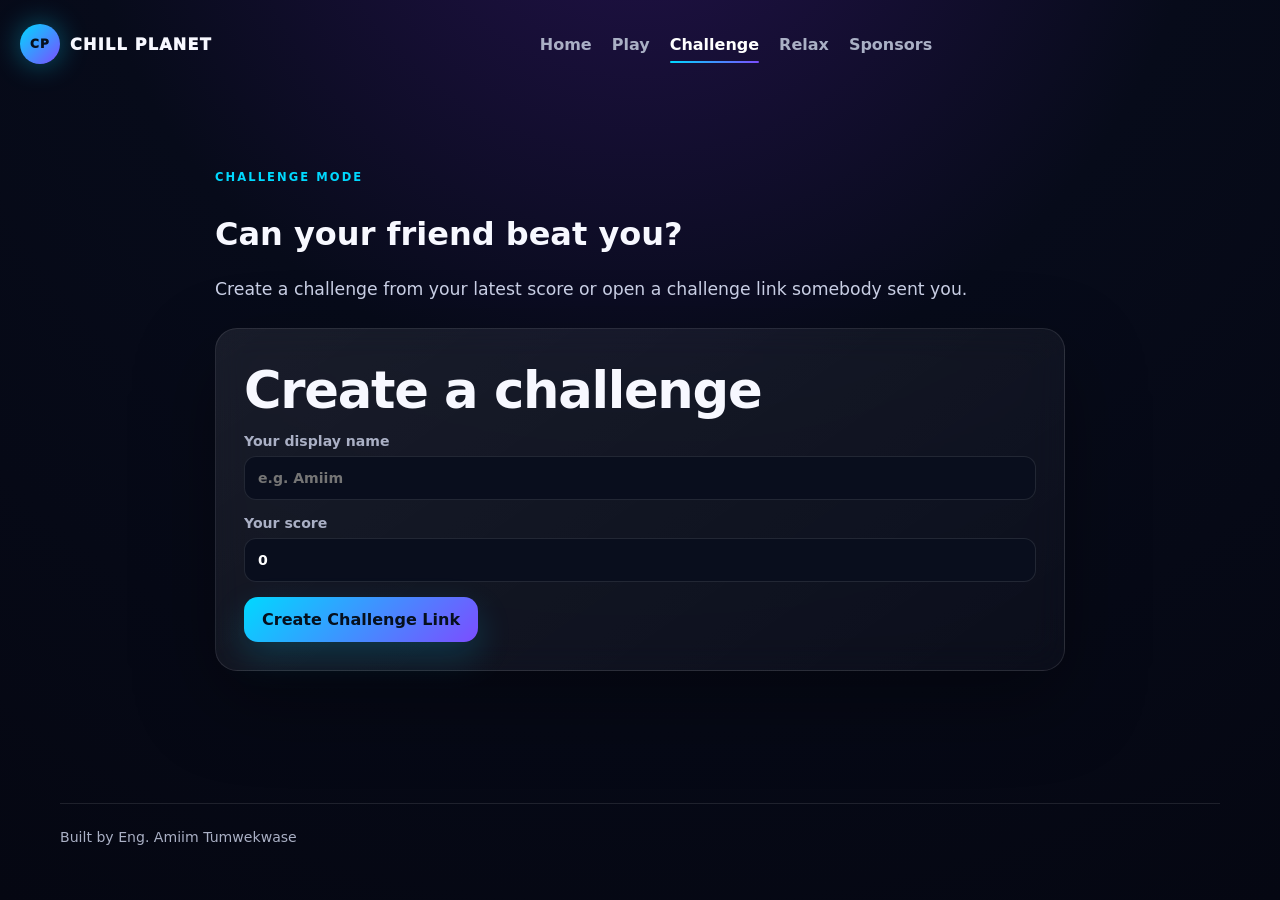
<file: challenge.html>
<!DOCTYPE html>
<html lang="en">
<head><meta charset="UTF-8"><meta name="viewport" content="width=device-width, initial-scale=1.0"><title>Challenge — Chill Planet</title><link rel="stylesheet" href="css/style.css"><link rel="stylesheet" href="css/animations.css"></head>
<body>
<header class="topbar">
  <a class="brand" href="index.html">
    <span class="brand-orb">CP</span>
    <span>CHILL PLANET</span>
  </a>

  <nav id="mainNav">
    <a href="index.html">Home</a>
    <a href="play.html">Play</a>
    <a href="challenge.html">Challenge</a>
    <a href="relax.html">Relax</a>
    <a href="sponsors.html">Sponsors</a>
  </nav>

  <div class="nav-actions">
    
    <button class="menu-toggle" id="menuToggle" aria-label="Open navigation" aria-expanded="false">☰</button>
  </div>
</header>
<main class="container section narrow">
  <span class="eyebrow">CHALLENGE MODE</span><h1>Can your friend beat you?</h1>
  <p class="lead">Create a challenge from your latest score or open a challenge link somebody sent you.</p>

  <section id="incomingChallenge" class="glass-card hidden">
    <span class="badge">INCOMING CHALLENGE</span>
    <h2 id="challengerTitle">A friend challenged you</h2>
    <p>Target score: <strong id="targetScore">0</strong>. Start a fresh round and try to beat it.</p>
    <a id="acceptChallenge" class="btn btn-primary" href="play.html">Accept Challenge</a>
  </section>

  <section class="glass-card">
    <h2>Create a challenge</h2>
    <label>Your display name<input id="challengerName" type="text" placeholder="e.g. Amiim"></label>
    <label>Your score<input id="challengeScore" type="number" min="0" value="0"></label>
    <button id="createChallengeBtn" class="btn btn-primary">Create Challenge Link</button>
    <div id="challengeOutput" class="share-output hidden">
      <label>Challenge link<input id="challengeLink" readonly></label>
      <div class="inline-actions"><button id="copyChallenge" class="btn btn-ghost">Copy Link</button><button id="shareChallenge" class="btn btn-ghost">Share</button></div>
    </div>
  </section>
</main>
<footer class="footer"><span>Built by Eng. Amiim Tumwekwase</span></footer>
<script type="module" src="js/challenge.js"></script>
<script src="js/navigation.js"></script>
</body></html>
</file>
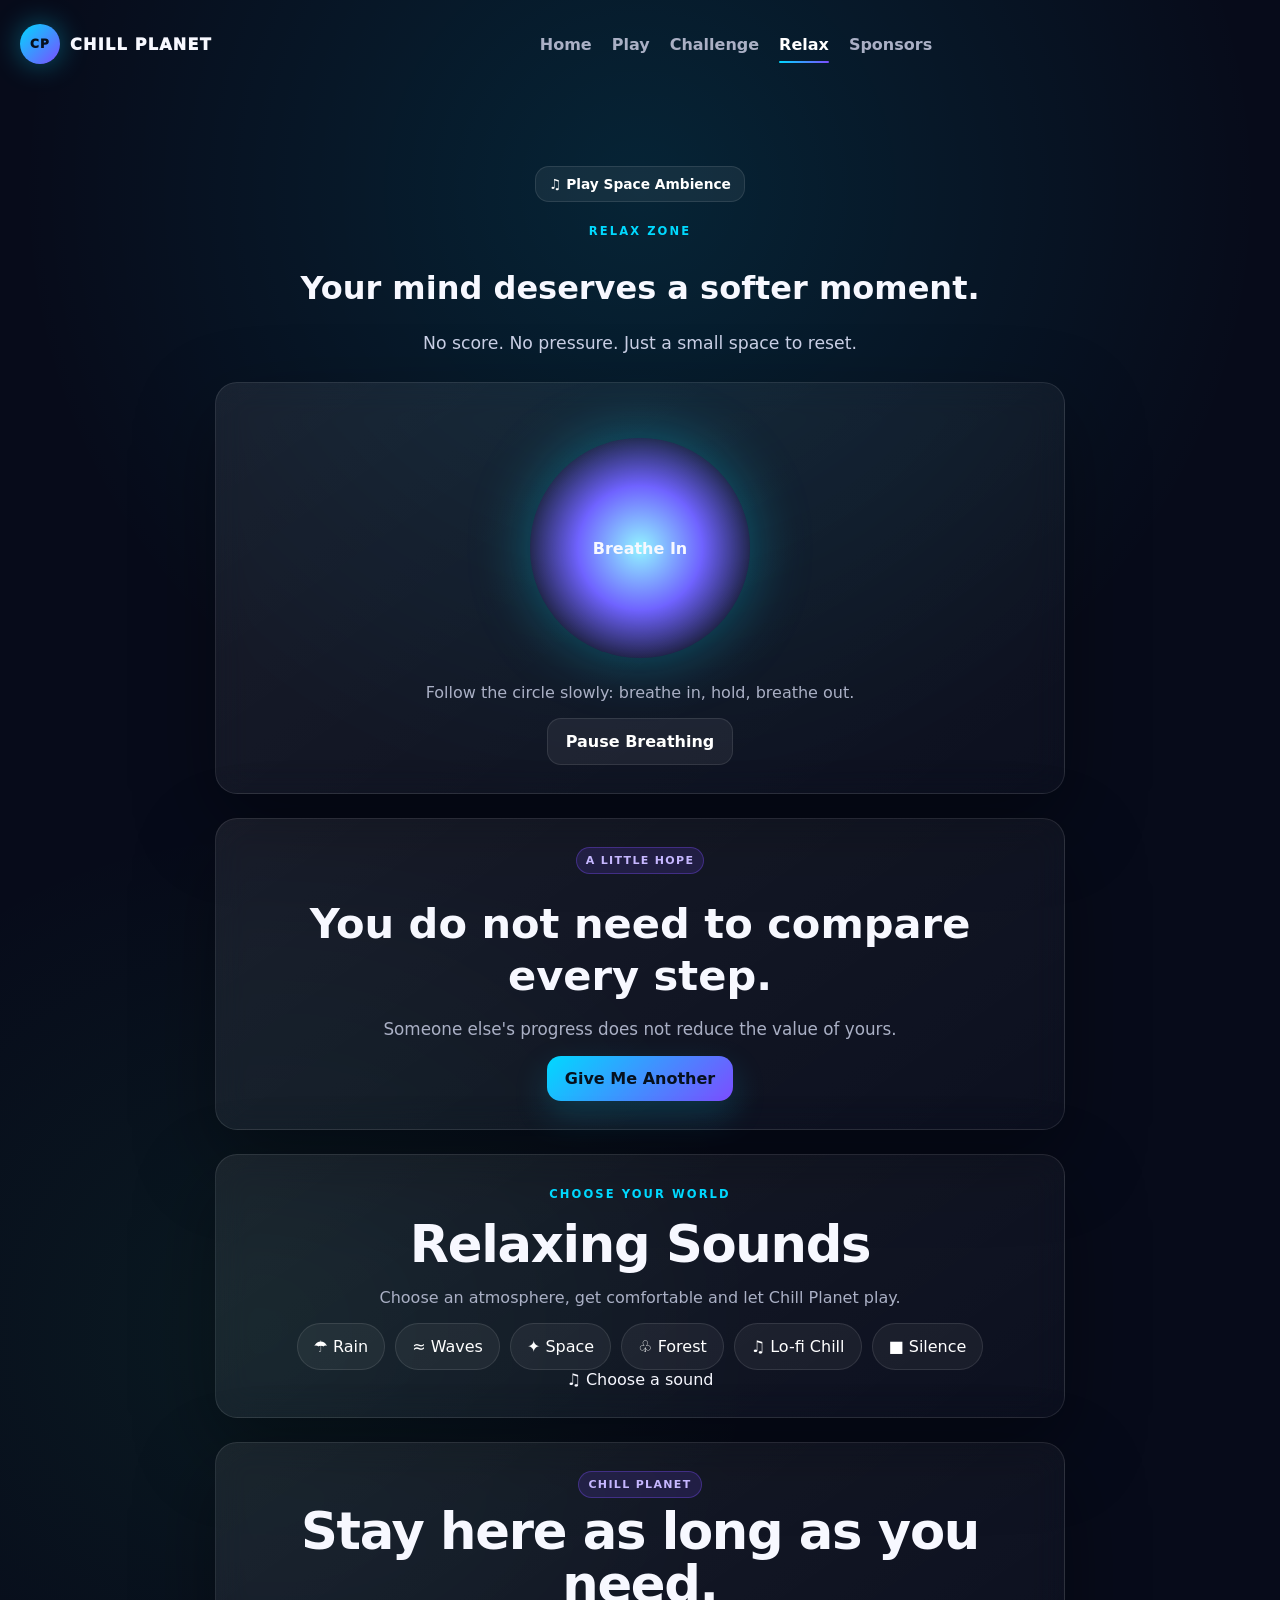
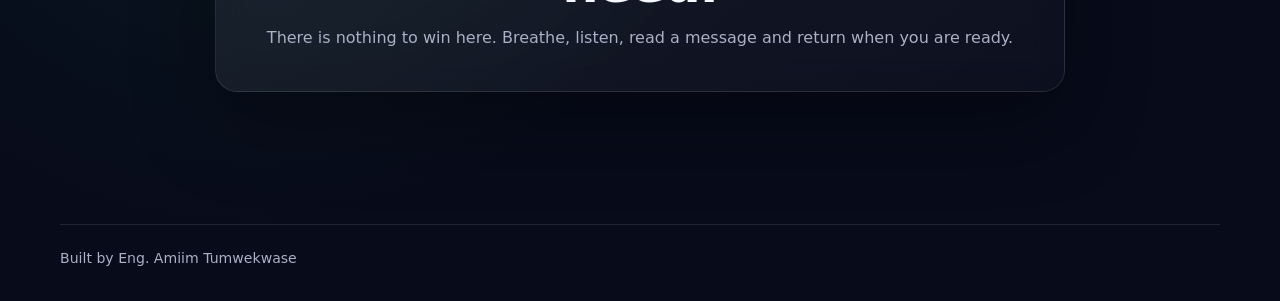
<file: relax.html>
<!DOCTYPE html>
<html lang="en">

<head>
  <meta charset="UTF-8">

  <meta
    name="viewport"
    content="width=device-width, initial-scale=1.0"
  >

  <meta
    name="theme-color"
    content="#070B1A"
  >

  <title>
    Relax — Chill Planet
  </title>

  <link
    rel="stylesheet"
    href="css/style.css"
  >

  <link
    rel="stylesheet"
    href="css/animations.css"
  >
</head>


<body class="relax-page">


<!-- ===================================================== -->
<!-- NAVIGATION -->
<!-- ===================================================== -->

<header class="topbar">

  <a
    class="brand"
    href="index.html"
  >

    <span class="brand-orb">
      CP
    </span>

    <span>
      CHILL PLANET
    </span>

  </a>


  <nav id="mainNav">

    <a href="index.html">
      Home
    </a>

    <a href="play.html">
      Play
    </a>

    <a href="challenge.html">
      Challenge
    </a>

    <a
      href="relax.html"
      class="active"
    >
      Relax
    </a>

    <a href="sponsors.html">
      Sponsors
    </a>

  </nav>


  <div class="nav-actions">

    <button
      class="menu-toggle"
      id="menuToggle"
      type="button"
      aria-label="Open navigation"
      aria-expanded="false"
    >
      ☰
    </button>

  </div>

</header>


<!-- ===================================================== -->
<!-- MAIN RELAX ZONE -->
<!-- ===================================================== -->

<main
  class="container section narrow center"
  id="relaxMain"
>


  <!-- =================================================== -->
  <!-- TOP -->
  <!-- =================================================== -->

  <div class="relax-top-actions">

    <button
      id="ambientToggle"
      class="btn btn-small btn-ghost"
      type="button"
    >
      ♫ Play Space Ambience
    </button>

  </div>


  <span class="eyebrow">
    RELAX ZONE
  </span>


  <h1>
    Your mind deserves a softer moment.
  </h1>


  <p class="lead">
    No score. No pressure. Just a small space to reset.
  </p>



  <!-- =================================================== -->
  <!-- BREATHING -->
  <!-- =================================================== -->

  <section
    class="breathing-card glass-card"
  >

    <div
      class="breathing-orb"
      id="breathingOrb"
    >

      <span id="breathingText">
        Breathe In
      </span>

    </div>


    <p class="muted">

      Follow the circle slowly:
      breathe in, hold, breathe out.

    </p>


    <button
      class="btn btn-ghost"
      id="breathingToggle"
      type="button"
    >
      Pause Breathing
    </button>

  </section>



  <!-- =================================================== -->
  <!-- HOPE / REFLECTION -->
  <!-- =================================================== -->

  <section
    class="quote-card glass-card"
  >

    <span class="badge">
      A LITTLE HOPE
    </span>


    <blockquote id="quoteText">

      You do not need to solve
      your whole life today.

    </blockquote>


    <p id="reflectionText">

      Do the next kind and useful
      thing you can manage.

    </p>


    <button
      class="btn btn-primary"
      id="anotherQuote"
      type="button"
    >
      Give Me Another
    </button>

  </section>



  <!-- =================================================== -->
  <!-- REAL RELAX AUDIO -->
  <!-- =================================================== -->

  <section
    class="sound-panel glass-card"
  >

    <span class="eyebrow">
      CHOOSE YOUR WORLD
    </span>


    <h2>
      Relaxing Sounds
    </h2>


    <p class="muted">

      Choose an atmosphere,
      get comfortable and let
      Chill Planet play.

    </p>


    <div class="sound-buttons">


      <!-- RAIN -->

      <button
        class="sound-btn"
        data-sound="rain"
        data-image="assets/images/relax/rain.jpg"
        type="button"
      >
        <span class="sound-icon">
          ☂
        </span>

        <span class="sound-name">
          Rain
        </span>
      </button>


      <!-- WAVES -->

      <button
        class="sound-btn"
        data-sound="waves"
        data-image="assets/images/relax/waves.jpg"
        type="button"
      >
        <span class="sound-icon">
          ≈
        </span>

        <span class="sound-name">
          Waves
        </span>
      </button>


      <!-- SPACE -->

      <button
        class="sound-btn"
        data-sound="space"
        data-image="assets/images/relax/space.jpg"
        type="button"
      >
        <span class="sound-icon">
          ✦
        </span>

        <span class="sound-name">
          Space
        </span>
      </button>


      <!-- FOREST -->

      <button
        class="sound-btn"
        data-sound="forest"
        data-image="assets/images/relax/forest.jpg"
        type="button"
      >
        <span class="sound-icon">
          ♧
        </span>

        <span class="sound-name">
          Forest
        </span>
      </button>


      <!-- LOFI -->

      <button
        class="sound-btn"
        data-sound="lofi"
        data-image="assets/images/relax/lofi-chill.jpg"
        type="button"
      >
        <span class="sound-icon">
          ♫
        </span>

        <span class="sound-name">
          Lo-fi Chill
        </span>
      </button>


      <!-- SILENCE -->

      <button
        class="sound-btn sound-stop"
        data-sound="off"
        type="button"
      >
        <span class="sound-icon">
          ■
        </span>

        <span class="sound-name">
          Silence
        </span>
      </button>


    </div>


    <!-- CURRENT SOUND -->

    <div
      class="current-sound"
      id="currentSound"
      aria-live="polite"
    >

      <span id="currentSoundIcon">
        ♫
      </span>

      <span id="currentSoundText">
        Choose a sound
      </span>

    </div>

  </section>



  <!-- =================================================== -->
  <!-- RELAX REMINDER -->
  <!-- =================================================== -->

  <section
    class="glass-card relax-reminder"
  >

    <span class="badge">
      CHILL PLANET
    </span>


    <h2>
      Stay here as long as you need.
    </h2>


    <p class="muted">

      There is nothing to win here.
      Breathe, listen, read a message
      and return when you are ready.

    </p>

  </section>


</main>



<!-- ===================================================== -->
<!-- FOOTER -->
<!-- ===================================================== -->

<footer class="footer">

  <span>
    Built by Eng. Amiim Tumwekwase
  </span>

</footer>



<!-- ===================================================== -->
<!-- JAVASCRIPT -->
<!-- ===================================================== -->

<script
  type="module"
  src="js/relax.js"
></script>

<script
  src="js/navigation.js"
></script>


</body>

</html>
</file>
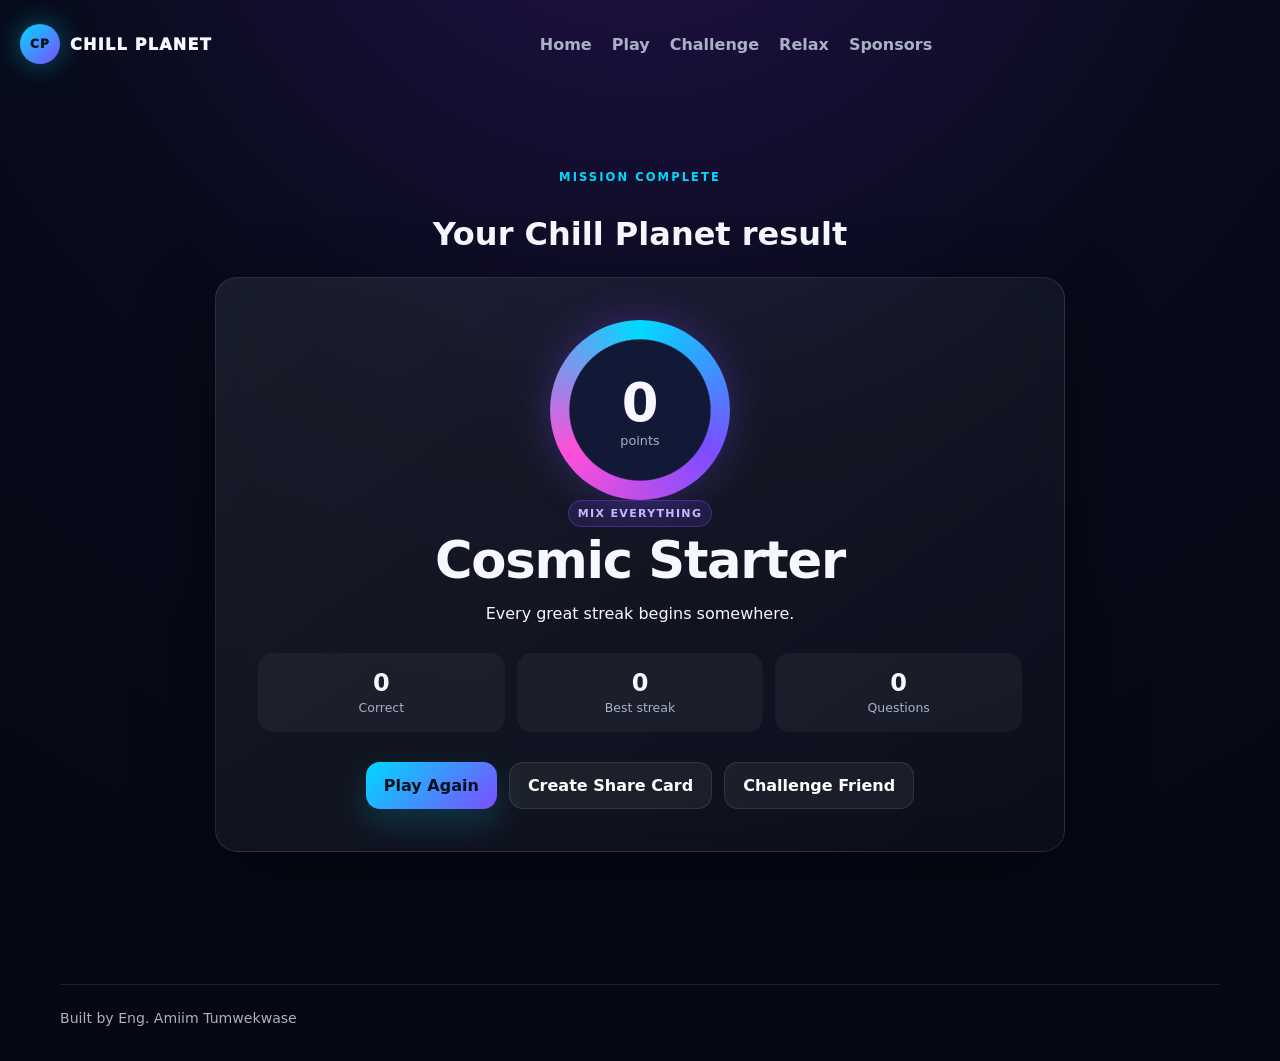
<file: results.html>
<!DOCTYPE html>
<html lang="en"><head><meta charset="UTF-8"><meta name="viewport" content="width=device-width, initial-scale=1.0"><title>Your Result — Chill Planet</title><link rel="stylesheet" href="css/style.css"></head>
<body><header class="topbar">
  <a class="brand" href="index.html">
    <span class="brand-orb">CP</span>
    <span>CHILL PLANET</span>
  </a>

  <nav id="mainNav">
    <a href="index.html">Home</a>
    <a href="play.html">Play</a>
    <a href="challenge.html">Challenge</a>
    <a href="relax.html">Relax</a>
    <a href="sponsors.html">Sponsors</a>
  </nav>

  <div class="nav-actions">
    
    <button class="menu-toggle" id="menuToggle" aria-label="Open navigation" aria-expanded="false">☰</button>
  </div>
</header>
<main class="container section narrow center">
  <span class="eyebrow">MISSION COMPLETE</span><h1>Your Chill Planet result</h1>
  <section class="result-card glass-card">
    <div class="score-ring"><strong id="finalScore">0</strong><span>points</span></div>
    <span class="badge" id="resultMode">MIX EVERYTHING</span><h2 id="badgeTitle">Cosmic Starter</h2><p id="badgeText">Every great streak begins somewhere.</p>
    <div class="result-grid"><div><b id="finalCorrect">0</b><span>Correct</span></div><div><b id="finalStreak">0</b><span>Best streak</span></div><div><b id="finalQuestions">0</b><span>Questions</span></div></div>
    <div class="inline-actions center-actions"><a class="btn btn-primary" href="play.html">Play Again</a><a class="btn btn-ghost" href="create-card.html">Create Share Card</a><a class="btn btn-ghost" href="challenge.html">Challenge Friend</a></div>
  </section>
</main><footer class="footer"><span>Built by Eng. Amiim Tumwekwase</span></footer><script type="module" src="js/results.js"></script><script src="js/navigation.js"></script>
</body></html>
</file>
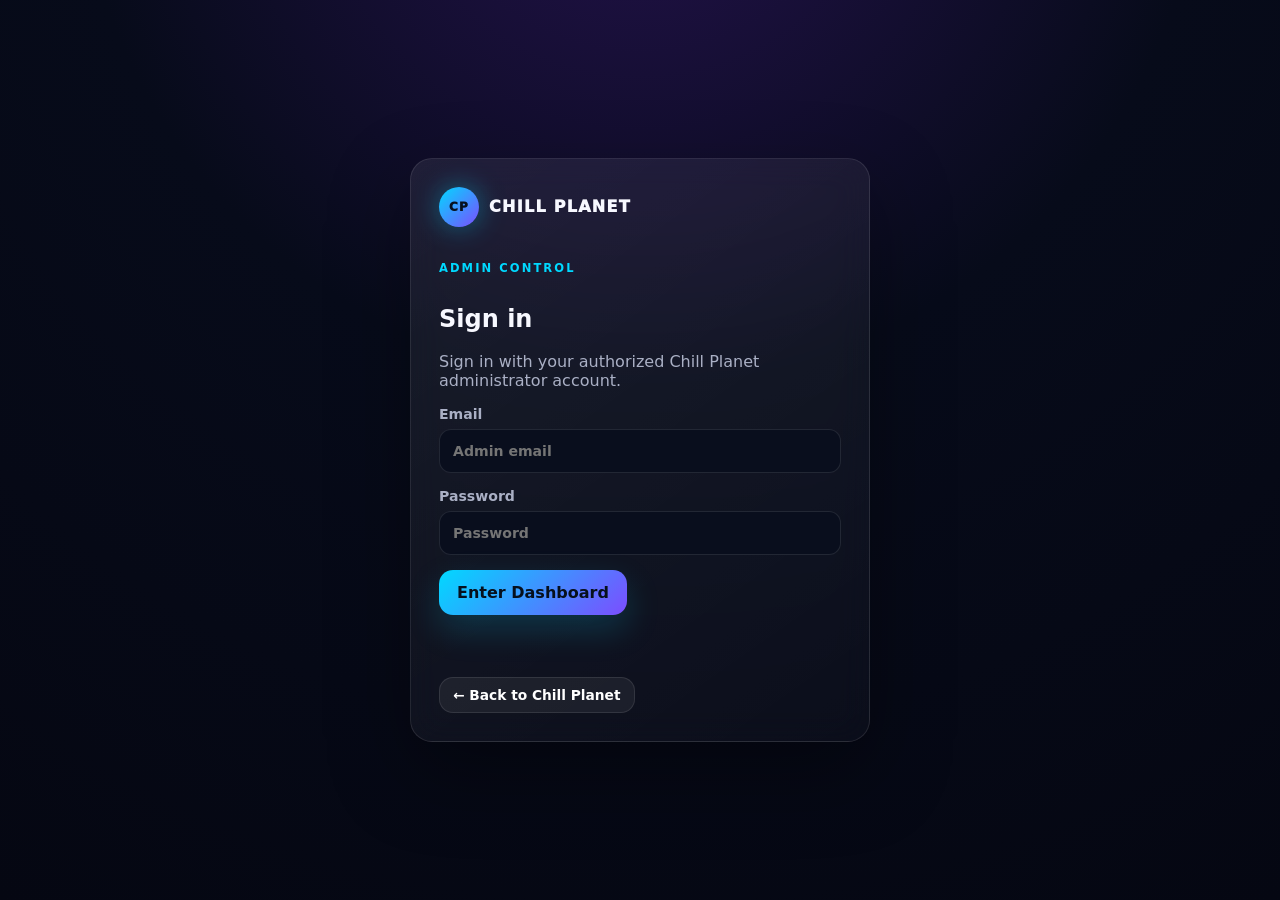
<file: admin/login.html>
<!DOCTYPE html>
<html lang="en">

<head>

  <meta charset="UTF-8">

  <meta
    name="viewport"
    content="width=device-width, initial-scale=1.0"
  >

  <title>
    Admin Login — Chill Planet
  </title>

  <link
    rel="stylesheet"
    href="../css/style.css"
  >

</head>


<body>


  <main class="auth-shell">


    <section class="glass-card auth-card">


      <!-- BRAND -->

      <a
        class="brand"
        href="../index.html"
      >

        <span class="brand-orb">
          CP
        </span>

        <span>
          CHILL PLANET
        </span>

      </a>


      <!-- HEADER -->

      <span class="eyebrow">
        ADMIN CONTROL
      </span>

      <h1>
        Sign in
      </h1>

      <p class="muted">
        Sign in with your authorized Chill Planet administrator account.
      </p>


      <!-- LOGIN FORM -->

      <form id="loginForm">


        <label>

          Email

          <input
            id="email"
            type="email"
            autocomplete="email"
            placeholder="Admin email"
            required
          >

        </label>


        <label>

          Password

          <input
            id="password"
            type="password"
            autocomplete="current-password"
            placeholder="Password"
            required
          >

        </label>


        <button
          class="btn btn-primary"
          type="submit"
        >
          Enter Dashboard
        </button>


      </form>


      <!-- LOGIN MESSAGE -->

      <p
        id="loginMessage"
        class="feedback"
        aria-live="polite"
      ></p>


      <!-- BACK HOME -->

      <div
        class="inline-actions"
        style="margin-top: 18px;"
      >

        <a
          href="../index.html"
          class="btn btn-small btn-ghost"
        >
          ← Back to Chill Planet
        </a>

      </div>


    </section>


  </main>


  <!-- CACHE-BUSTED ADMIN LOGIN SCRIPT -->

  <script
    type="module"
    src="../js/auth.js"
  ></script>


</body>

</html>
</file>
<file: css/style.css>
/* =========================================================
   CHILL PLANET
   MAIN GLOBAL STYLESHEET
   Animations are kept separately in css/animations.css
   ========================================================= */

/* =========================================================
   1. ROOT VARIABLES
   ========================================================= */

:root {
  --bg: #070B1A;
  --bg-deep: #040711;
  --deep: #24124D;

  --violet: #7C4DFF;
  --violet-soft: #A58BFF;

  --cyan: #00D9FF;
  --cyan-soft: #8BF1FF;

  --pink: #FF4FD8;
  --gold: #FFD166;
  --green: #39E58C;
  --red: #FF6B75;

  --text: #F7F8FF;
  --text-soft: #D5DAEC;
  --muted: #AAB0C5;

  --card: #11172A;
  --card-deep: #090E1D;

  --border: rgba(255, 255, 255, 0.10);
  --border-strong: rgba(255, 255, 255, 0.18);

  --glass:
    linear-gradient(
      145deg,
      rgba(255,255,255,.075),
      rgba(255,255,255,.025)
    );

  --shadow:
    0 30px 80px rgba(0,0,0,.35);

  --shadow-soft:
    0 18px 50px rgba(0,0,0,.25);

  --radius-sm: 12px;
  --radius-md: 18px;
  --radius-lg: 24px;
  --radius-xl: 30px;
}


/* =========================================================
   2. RESET
   ========================================================= */

* {
  box-sizing: border-box;
}

html {
  scroll-behavior: smooth;
}

body {
  margin: 0;
  min-height: 100vh;

  font-family:
    Inter,
    ui-sans-serif,
    system-ui,
    -apple-system,
    BlinkMacSystemFont,
    "Segoe UI",
    Roboto,
    Arial,
    sans-serif;

  color: var(--text);

  background:
    radial-gradient(
      circle at 50% -20%,
      #24124D 0,
      #070B1A 45%,
      #050712 100%
    );

  overflow-x: hidden;
}

body::selection {
  background: var(--violet);
  color: white;
}

a {
  color: inherit;
  text-decoration: none;
}

button,
input,
textarea,
select {
  font: inherit;
}

button {
  color: inherit;
}

img {
  max-width: 100%;
}

.container {
  width: min(
    1160px,
    calc(100% - 36px)
  );

  margin-left: auto;
  margin-right: auto;
}

.narrow {
  max-width: 850px;
}

.center {
  text-align: center;
}

.hidden {
  display: none !important;
}

.muted {
  color: var(--muted);
}


/* =========================================================
   3. SPACE BACKGROUND
   ========================================================= */

.planet-body {
  position: relative;
  min-height: 100vh;
  isolation: isolate;
}

.space-background {
  position: fixed;
  inset: 0;
  overflow: hidden;
  pointer-events: none;
  z-index: -10;
}

.space-background::before {
  content: "";
  position: absolute;
  inset: 0;

  background:
    radial-gradient(
      circle at 18% 20%,
      rgba(0,217,255,.08),
      transparent 28%
    ),
    radial-gradient(
      circle at 82% 25%,
      rgba(124,77,255,.12),
      transparent 31%
    ),
    radial-gradient(
      circle at 50% 80%,
      rgba(255,79,216,.05),
      transparent 35%
    );
}

.nebula {
  position: absolute;
  width: 500px;
  height: 500px;
  border-radius: 50%;
  filter: blur(110px);
  opacity: .16;
}

.nebula-one {
  top: -160px;
  left: -140px;
  background: var(--cyan);
}

.nebula-two {
  top: 18%;
  right: -200px;
  background: var(--violet);
}

.nebula-three {
  bottom: -240px;
  left: 35%;
  background: var(--pink);
}

.stars,
.stars-2,
.stars-3 {
  position: absolute;
  inset: 0;
  pointer-events: none;
}

.shooting-star {
  position: absolute;
  width: 120px;
  height: 1px;

  background:
    linear-gradient(
      90deg,
      transparent,
      rgba(255,255,255,.9)
    );

  opacity: 0;
}

.space-particle {
  position: absolute;
  width: 6px;
  height: 6px;
  border-radius: 50%;
  background: var(--cyan);

  box-shadow:
    0 0 18px rgba(0,217,255,.85);
}

.particle-one {
  top: 20%;
  left: 8%;
}

.particle-two {
  top: 65%;
  left: 16%;
  width: 4px;
  height: 4px;
  background: var(--gold);

  box-shadow:
    0 0 18px rgba(255,209,102,.8);
}

.particle-three {
  top: 30%;
  right: 8%;
  width: 5px;
  height: 5px;
  background: var(--pink);
}

.particle-four {
  bottom: 16%;
  right: 22%;
  width: 3px;
  height: 3px;
}

.particle-five {
  top: 55%;
  right: 42%;
  width: 4px;
  height: 4px;
  background: var(--violet-soft);
}


/* =========================================================
   4. GENERAL TYPOGRAPHY
   ========================================================= */

.eyebrow {
  display: inline-block;
  margin-bottom: 10px;
  color: var(--cyan);
  font-size: .72rem;
  font-weight: 900;
  letter-spacing: .18em;
}

.lead {
  color: #CBD1E7;
  font-size: 1.08rem;
  line-height: 1.7;
}

.badge,
.sponsor-label {
  display: inline-block;
  padding: 6px 9px;
  border-radius: 999px;

  border:
    1px solid
    rgba(124,77,255,.35);

  background:
    rgba(124,77,255,.15);

  color: #C6B7FF;
  font-size: .69rem;
  font-weight: 900;
  letter-spacing: .12em;
}


/* =========================================================
   5. NAVIGATION
   ========================================================= */

.topbar {
  width:
    min(
      1240px,
      calc(100% - 32px)
    );

  margin: auto;
  padding: 24px 0;

  display: flex;
  align-items: center;
  justify-content: space-between;

  gap: 20px;

  position: relative;
  z-index: 50;
}

.topbar.compact {
  padding: 17px 0;
}


/* =========================================================
   BRAND
   ========================================================= */

.brand {
  display: flex;
  align-items: center;
  gap: 10px;
  min-width: 0;

  font-weight: 950;
  letter-spacing: .08em;
}


/* =========================================================
   BRAND CIRCLE / DEVELOPER PHOTO
   ========================================================= */

.brand-orb {
  width: 40px;
  height: 40px;

  flex: 0 0 40px;

  display: grid;
  place-items: center;

  overflow: hidden;

  border-radius: 50%;

  background:
    linear-gradient(
      135deg,
      var(--cyan),
      var(--violet)
    );

  box-shadow:
    0 0 28px
    rgba(0,217,255,.40);

  color: #07101F;

  font-size: .75rem;
  font-weight: 950;
}

.brand-photo {
  padding: 0;
  overflow: hidden;

  border:
    2px solid
    rgba(0,217,255,.55);

  background: #11172A;

  box-shadow:
    0 0 22px rgba(0,217,255,.28),
    0 0 36px rgba(124,77,255,.18);
}

.brand-photo img {
  width: 100%;
  height: 100%;

  display: block;

  object-fit: cover;
  object-position: center;

  border-radius: 50%;
}


/* =========================================================
   MAIN NAVIGATION
   ========================================================= */

.topbar nav {
  display: flex;
  align-items: center;
  gap: 20px;
}

.topbar nav a {
  position: relative;
  color: var(--muted);
  font-weight: 700;

  transition:
    color .2s ease,
    background .2s ease;
}

.topbar nav a:hover,
.topbar nav a.active {
  color: white;
}

.topbar nav a.active::after {
  content: "";

  position: absolute;

  left: 0;
  right: 0;
  bottom: -9px;

  height: 2px;

  border-radius: 99px;

  background:
    linear-gradient(
      90deg,
      var(--cyan),
      var(--violet)
    );
}


/* =========================================================
   NAVIGATION ACTIONS
   ========================================================= */

.nav-actions {
  display: flex;
  align-items: center;
  gap: 10px;
}


/* =========================================================
   ICON BUTTON
   ========================================================= */

.icon-btn {
  width: 42px;
  height: 42px;

  display: grid;
  place-items: center;

  border-radius: 50%;

  border:
    1px solid
    var(--border);

  background:
    rgba(255,255,255,.05);

  color: white;
  cursor: pointer;

  transition:
    border-color .2s ease,
    background .2s ease,
    transform .2s ease;
}

.icon-btn:hover {
  border-color:
    rgba(0,217,255,.4);

  background:
    rgba(0,217,255,.08);

  transform: translateY(-1px);
}


/* =========================================================
   MOBILE MENU BUTTON
   ========================================================= */

.menu-toggle {
  display: none;

  width: 44px;
  height: 44px;

  place-items: center;

  border-radius: 12px;

  border:
    1px solid
    var(--border);

  background:
    rgba(255,255,255,.05);

  color: white;
  font-size: 1.25rem;

  cursor: pointer;

  transition:
    background .2s ease,
    border-color .2s ease,
    transform .2s ease;
}

.menu-toggle:hover {
  background:
    rgba(0,217,255,.08);

  border-color:
    rgba(0,217,255,.35);
}

.menu-toggle:active {
  transform: scale(.95);
}


/* =========================================================
   6. BUTTONS
   ========================================================= */

.btn {
  display: inline-flex;
  align-items: center;
  justify-content: center;
  gap: 8px;

  padding: 13px 18px;

  border: 0;
  border-radius: 14px;

  cursor: pointer;

  font-weight: 850;

  transition:
    transform .2s ease,
    box-shadow .2s ease,
    border-color .2s ease,
    background .2s ease;
}

.btn:hover {
  transform: translateY(-2px);
}

.btn-primary {
  background:
    linear-gradient(
      135deg,
      var(--cyan),
      var(--violet)
    );

  color: #06101D;

  box-shadow:
    0 14px 34px
    rgba(0,217,255,.18);
}

.btn-primary:hover {
  box-shadow:
    0 18px 42px
    rgba(124,77,255,.30);
}

.btn-ghost {
  background:
    rgba(255,255,255,.06);

  color: white;

  border:
    1px solid
    var(--border);
}

.btn-ghost:hover {
  border-color:
    rgba(255,255,255,.24);

  background:
    rgba(255,255,255,.09);
}

.btn-lg {
  padding: 16px 24px;
}

.btn-small {
  padding: 9px 13px;
  font-size: .86rem;
}


/* =========================================================
   7. HOME HERO
   ========================================================= */

.hero {
  position: relative;
  min-height: 650px;

  display: grid;

  grid-template-columns:
    1.05fr
    .95fr;

  align-items: center;

  gap: 55px;

  padding:
    45px 0 90px;
}

.hero-copy {
  position: relative;
  z-index: 5;
}

.planet-status {
  display: inline-flex;
  align-items: center;

  gap: 8px;

  margin-bottom: 20px;
  padding: 7px 11px;

  border-radius: 999px;

  border:
    1px solid
    rgba(57,229,140,.20);

  background:
    rgba(57,229,140,.07);

  color:
    #A4F6C9;

  font-size: .75rem;
  font-weight: 800;
}

.status-dot {
  width: 7px;
  height: 7px;

  border-radius: 50%;

  background:
    var(--green);

  box-shadow:
    0 0 14px
    rgba(57,229,140,.8);
}

.hero h1 {
  max-width: 760px;

  margin:
    12px 0 22px;

  font-size:
    clamp(
      3rem,
      7vw,
      6rem
    );

  line-height: .94;
  letter-spacing: -.055em;
}

.hero h1 span {
  background:
    linear-gradient(
      90deg,
      var(--cyan),
      var(--violet),
      var(--pink)
    );

  -webkit-background-clip: text;
  background-clip: text;
  color: transparent;
}

.hero-description {
  max-width: 680px;
  margin-bottom: 10px;

  color: #C7CCE0;

  font-size: 1.15rem;
  line-height: 1.75;
}

.hero-subtext {
  max-width: 650px;
  margin-top: 0;

  color: var(--muted);

  font-size: .96rem;
  line-height: 1.65;
}

.hero-actions,
.inline-actions {
  display: flex;
  flex-wrap: wrap;

  gap: 12px;

  margin-top: 28px;
}

.mini-stats {
  display: flex;
  flex-wrap: wrap;

  gap: 28px;

  margin-top: 45px;
}

.mini-stats div {
  display: flex;
  flex-direction: column;
  gap: 4px;
}

.mini-stats strong {
  color: white;
  font-size: 1.3rem;
}

.mini-stats span {
  color: var(--muted);
  font-size: .78rem;
}


/* =========================================================
   8. PLANET HERO VISUAL
   ========================================================= */

.planet-visual {
  position: relative;
  min-height: 540px;

  display: grid;
  place-items: center;
}

.planet-scene {
  position: relative;
  width: 100%;
  min-height: 520px;

  display: grid;
  place-items: center;
}

.planet-light {
  position: absolute;

  width: 360px;
  height: 360px;

  border-radius: 50%;

  background:
    rgba(0,217,255,.12);

  filter:
    blur(80px);
}

.planet {
  position: relative;

  width:
    min(
      370px,
      75vw
    );

  aspect-ratio: 1;

  display: grid;
  place-items: center;

  border-radius: 50%;
  overflow: hidden;

  background:
    radial-gradient(
      circle at 28% 22%,
      #D8FBFF 0%,
      #78EEFF 7%,
      #00D9FF 16%,
      #6D45E9 43%,
      #24124D 63%,
      #0A0D22 82%
    );

  box-shadow:
    0 0 35px
    rgba(0,217,255,.26),

    0 0 90px
    rgba(124,77,255,.48),

    inset -55px -45px 90px
    rgba(0,0,0,.52);

  z-index: 5;
}

.planet::before {
  content: "";

  position: absolute;

  width: 130%;
  height: 28%;

  left: -10%;
  top: 27%;

  border-radius: 50%;

  background:
    rgba(255,255,255,.05);

  transform:
    rotate(-18deg);
}

.planet::after {
  content: "";

  position: absolute;

  width: 75%;
  height: 16%;

  right: -8%;
  bottom: 24%;

  border-radius: 50%;

  background:
    rgba(6,11,37,.20);

  transform:
    rotate(14deg);
}

.planet-atmosphere {
  position: absolute;
  inset: 0;

  border-radius: 50%;

  box-shadow:
    inset 12px 10px 30px
    rgba(255,255,255,.14),

    inset -40px -40px 70px
    rgba(2,5,20,.42);

  z-index: 2;
}

.planet-glow {
  position: absolute;
  inset: -25px;

  border-radius: 50%;

  border:
    1px solid
    rgba(0,217,255,.22);

  box-shadow:
    0 0 30px
    rgba(0,217,255,.13);
}

.planet-cloud {
  position: absolute;

  border-radius: 50%;

  background:
    rgba(255,255,255,.07);

  filter: blur(2px);
}

.planet-cloud-one {
  width: 75%;
  height: 14%;

  top: 33%;
  left: -5%;

  transform:
    rotate(-18deg);
}

.planet-cloud-two {
  width: 55%;
  height: 9%;

  right: -3%;
  bottom: 26%;

  transform:
    rotate(18deg);
}

.planet-core {
  position: relative;
  z-index: 10;

  text-align: center;

  color: white;

  font-size: 2.35rem;
  font-weight: 950;
  letter-spacing: .08em;

  text-shadow:
    0 5px 22px
    rgba(0,0,0,.50);
}

.planet-core small {
  display: block;
  margin-bottom: 7px;

  color:
    rgba(255,255,255,.72);

  font-size: .55rem;
  font-weight: 800;
  letter-spacing: .30em;
}

.orbit {
  position: absolute;

  border:
    1px solid
    rgba(255,255,255,.17);

  border-radius: 50%;
}

.orbit-a {
  width: 490px;
  height: 190px;

  transform:
    rotate(-20deg);
}

.orbit-b {
  width: 560px;
  height: 270px;

  transform:
    rotate(38deg);
}

.orbit-c {
  width: 455px;
  height: 390px;

  border-color:
    rgba(0,217,255,.10);

  transform:
    rotate(72deg);
}

.planet-ring {
  position: absolute;

  border-radius: 50%;

  pointer-events: none;
}

.ring-one {
  width: 510px;
  height: 135px;

  border:
    6px solid
    rgba(124,77,255,.09);

  transform:
    rotate(-15deg);

  z-index: 4;
}

.ring-two {
  width: 530px;
  height: 150px;

  border-top:
    2px solid
    rgba(0,217,255,.25);

  transform:
    rotate(-15deg);

  z-index: 6;
}

.moon {
  position: absolute;

  width: 18px;
  height: 18px;

  border-radius: 50%;

  background:
    var(--gold);

  box-shadow:
    0 0 22px
    var(--gold);

  z-index: 8;
}

.moon-a {
  left: 8%;
  top: 30%;
}

.moon-b {
  right: 9%;
  bottom: 25%;

  width: 11px;
  height: 11px;

  background:
    var(--pink);

  box-shadow:
    0 0 20px
    var(--pink);
}

.moon-c {
  right: 22%;
  top: 9%;

  width: 8px;
  height: 8px;

  background:
    var(--cyan);

  box-shadow:
    0 0 15px
    var(--cyan);
}

.satellite {
  position: absolute;

  z-index: 9;

  color:
    rgba(255,255,255,.80);

  font-size: 1.2rem;
}

.satellite-one {
  left: 14%;
  bottom: 24%;
}

.satellite-two {
  right: 11%;
  top: 39%;
}

.planet-caption {
  position: absolute;

  bottom: 8px;
  left: 50%;

  transform:
    translateX(-50%);

  display: flex;
  align-items: center;

  gap: 7px;

  width: max-content;

  padding:
    8px 13px;

  border:
    1px solid
    var(--border);

  border-radius:
    999px;

  background:
    rgba(7,11,26,.64);

  backdrop-filter:
    blur(12px);

  color:
    var(--muted);

  font-size:
    .75rem;
}

.planet-caption span {
  color: var(--gold);
}


/* =========================================================
   9. GENERAL SECTIONS
   ========================================================= */

.section {
  position: relative;

  padding:
    78px 0;
}

.section-heading {
  max-width: 760px;
  margin-bottom: 32px;
}

.section-heading h2,
.section h2 {
  margin:
    7px 0 10px;

  font-size:
    clamp(
      1.8rem,
      4vw,
      3.2rem
    );

  line-height: 1.05;
  letter-spacing: -.025em;
}


/* =========================================================
   10. HOME PLAY WORLDS
   ========================================================= */

.home-play-section {
  position: relative;
}

.home-mode-grid {
  display: grid;

  grid-template-columns:
    repeat(3,1fr);

  gap: 18px;
}

.home-mode-card {
  position: relative;
  display: block;

  min-height: 340px;

  padding: 28px;

  overflow: hidden;

  border-radius:
    26px;

  border:
    1px solid
    var(--border);

  background:
    linear-gradient(
      145deg,
      rgba(255,255,255,.08),
      rgba(255,255,255,.025)
    );

  box-shadow:
    var(--shadow);

  backdrop-filter:
    blur(18px);

  transition:
    transform .25s ease,
    border-color .25s ease,
    box-shadow .25s ease;
}

.home-mode-card:hover {
  transform:
    translateY(-7px);

  border-color:
    rgba(255,255,255,.28);

  box-shadow:
    0 34px 90px
    rgba(0,0,0,.42);
}

.home-mode-card::after {
  content: "";

  position: absolute;

  width: 220px;
  height: 220px;

  right: -80px;
  bottom: -100px;

  border-radius: 50%;

  opacity: .13;

  filter:
    blur(6px);
}

.home-mode-card.local::after {
  background: var(--green);
}

.home-mode-card.general::after {
  background: var(--cyan);
}

.home-mode-card.mix::after {
  background: var(--violet);
}

.mode-card-glow {
  position: absolute;

  width: 110px;
  height: 110px;

  right: 18px;
  top: 18px;

  border-radius: 50%;

  background:
    rgba(255,255,255,.03);

  filter:
    blur(4px);
}

.home-mode-card h3 {
  margin:
    20px 0 10px;

  font-size:
    2rem;
}

.home-mode-card p {
  position: relative;

  z-index: 2;

  min-height: 115px;

  color:
    var(--muted);

  line-height:
    1.65;
}

.mode-symbol {
  width: 60px;
  height: 60px;

  display: grid;
  place-items: center;

  margin-bottom: 18px;

  border-radius: 18px;

  background:
    rgba(255,255,255,.07);

  font-size: 1.8rem;
}

.home-mode-card.local .mode-symbol,
.mode-card.local .mode-symbol {
  color: var(--green);
}

.home-mode-card.general .mode-symbol,
.mode-card.general .mode-symbol {
  color: var(--cyan);
}

.home-mode-card.mix .mode-symbol,
.mode-card.mix .mode-symbol {
  color: var(--gold);
}

.card-cta {
  position: relative;
  z-index: 3;

  display: inline-block;

  margin-top: 12px;

  color: white;

  font-weight: 900;
}


/* =========================================================
   11. FEATURE CARDS
   ========================================================= */

.feature-grid {
  display: grid;

  grid-template-columns:
    repeat(4,1fr);

  gap: 16px;
}

.home-secondary-grid {
  grid-template-columns:
    repeat(3,1fr);
}

.feature-card,
.glass-card,
.stat-card {
  background:
    linear-gradient(
      145deg,
      rgba(255,255,255,.075),
      rgba(255,255,255,.025)
    );

  border:
    1px solid
    var(--border);

  border-radius:
    22px;

  box-shadow:
    var(--shadow);

  backdrop-filter:
    blur(16px);
}

.feature-card {
  padding: 25px;

  min-height: 210px;

  transition:
    transform .25s ease,
    border-color .25s ease;
}

.feature-card:hover {
  transform:
    translateY(-6px);

  border-color:
    rgba(255,255,255,.25);
}

.feature-card h3 {
  margin:
    24px 0 7px;

  font-size:
    1.35rem;
}

.feature-card p {
  margin: 0;

  color:
    var(--muted);

  line-height:
    1.55;
}

.feature-icon {
  font-size:
    1.8rem;
}

.feature-card.cyan .feature-icon {
  color: var(--cyan);
}

.feature-card.violet .feature-icon {
  color: var(--violet);
}

.feature-card.teal .feature-icon {
  color: var(--green);
}

.feature-card.gold .feature-icon {
  color: var(--gold);
}


/* =========================================================
   12. RELAX PREVIEW
   ========================================================= */

.relax-preview {
  position: relative;

  display: flex;
  align-items: center;
  justify-content: space-between;

  gap: 35px;

  overflow: hidden;

  padding:
    40px;

  border:
    1px solid
    rgba(0,217,255,.16);

  border-radius:
    28px;

  background:
    linear-gradient(
      120deg,
      rgba(0,217,255,.075),
      rgba(124,77,255,.075),
      rgba(17,23,42,.62)
    );

  box-shadow:
    var(--shadow);
}

.relax-preview > * {
  position: relative;
  z-index: 2;
}

.relax-preview h2 {
  max-width: 650px;

  margin:
    7px 0 12px;
}

.relax-preview p {
  max-width: 680px;
  margin-bottom: 0;

  color:
    var(--muted);

  font-size: 1rem;
  line-height: 1.7;
}

.relax-preview-glow {
  position: absolute;

  width: 300px;
  height: 300px;

  right: -100px;
  top: -120px;

  border-radius: 50%;

  background:
    rgba(0,217,255,.10);

  filter:
    blur(45px);
}


/* =========================================================
   13. SPONSOR STRIP
   ========================================================= */

.sponsor-strip {
  margin-top: 35px;
  margin-bottom: 70px;

  padding:
    22px 24px;

  display: flex;
  justify-content: space-between;
  align-items: center;

  gap: 20px;

  border:
    1px solid
    rgba(255,209,102,.25);

  border-radius:
    20px;

  background:
    linear-gradient(
      90deg,
      rgba(255,209,102,.08),
      rgba(124,77,255,.07)
    );
}

.sponsor-strip p {
  margin:
    5px 0 0;

  color:
    var(--muted);
}

.sponsor-label {
  margin-right: 8px;

  color:
    var(--gold);

  border-color:
    rgba(255,209,102,.25);

  background:
    rgba(255,209,102,.07);
}


/* =========================================================
   14. FINAL PORTAL
   ========================================================= */

.final-portal {
  padding-top: 40px;
  padding-bottom: 100px;
}

.final-portal-inner {
  position: relative;

  max-width: 950px;

  margin: auto;

  padding:
    65px 35px;

  text-align: center;
  overflow: hidden;

  border-radius:
    32px;

  border:
    1px solid
    rgba(124,77,255,.24);

  background:
    radial-gradient(
      circle at 50% 10%,
      rgba(0,217,255,.08),
      transparent 30%
    ),

    linear-gradient(
      145deg,
      rgba(36,18,77,.58),
      rgba(17,23,42,.74)
    );

  box-shadow:
    var(--shadow);
}

.final-portal-inner h2 {
  margin:
    8px 0 12px;

  font-size:
    clamp(
      2rem,
      5vw,
      4rem
    );
}

.final-portal-inner p {
  max-width: 650px;

  margin:
    0 auto 28px;

  color:
    var(--muted);

  font-size:
    1.05rem;

  line-height:
    1.7;
}


/* =========================================================
   15. PLAY MODE SELECTOR
   ========================================================= */

.game-shell {
  padding:
    45px 0;
}

.mode-title {
  max-width: 900px;

  margin:
    12px 0 18px;

  font-size:
    clamp(
      2.5rem,
      6vw,
      5rem
    );

  line-height: 1;
  letter-spacing: -.05em;
}

.mode-grid {
  display: grid;

  grid-template-columns:
    repeat(3,1fr);

  gap: 18px;

  margin:
    38px 0 20px;
}

.mode-card {
  position: relative;

  min-height: 330px;

  padding: 28px;

  overflow: hidden;

  text-align: left;

  border:
    1px solid
    var(--border);

  border-radius:
    26px;

  background:
    linear-gradient(
      145deg,
      rgba(255,255,255,.08),
      rgba(255,255,255,.025)
    );

  color:
    var(--text);

  box-shadow:
    var(--shadow);

  cursor: pointer;

  transition:
    transform .25s ease,
    border-color .25s ease;
}

.mode-card:hover {
  transform:
    translateY(-7px);

  border-color:
    rgba(255,255,255,.28);
}

.mode-card::after {
  content: "";

  position: absolute;

  right: -60px;
  bottom: -80px;

  width: 200px;
  height: 200px;

  border-radius: 50%;

  opacity: .16;

  filter:
    blur(10px);
}

.mode-card.local::after {
  background: var(--green);
}

.mode-card.general::after {
  background: var(--cyan);
}

.mode-card.mix::after {
  background: var(--violet);
}

.mode-card h2 {
  margin:
    22px 0 10px;

  font-size:
    2rem;
}

.mode-card p {
  min-height: 110px;

  color:
    var(--muted);

  line-height:
    1.65;
}

.mode-card small {
  color:
    #D5D9EB;

  font-weight:
    800;
}

.text-button {
  display: block;

  margin:
    0 0 12px;

  padding: 0;

  border: 0;

  background: none;

  color:
    var(--muted);

  cursor: pointer;

  font-weight: 800;
}

.text-button:hover {
  color: white;
}


/* =========================================================
   16. QUIZ
   ========================================================= */

.game-top {
  display: flex;

  justify-content:
    space-between;

  align-items:
    flex-end;

  gap: 20px;
}

.game-top h1 {
  margin-bottom: 0;

  font-size:
    clamp(
      2.3rem,
      5vw,
      4.5rem
    );
}

.score-pills {
  display: flex;
  flex-wrap: wrap;
  gap: 8px;
}

.score-pills span {
  padding:
    10px 13px;

  border:
    1px solid
    var(--border);

  border-radius:
    999px;

  background:
    rgba(255,255,255,.06);

  color:
    var(--muted);
}

.score-pills b {
  color: white;
}

.quiz-card {
  max-width:
    880px;

  margin:
    35px auto;

  padding:
    30px;

  border:
    1px solid
    var(--border);

  border-radius:
    26px;

  background:
    rgba(17,23,42,.85);

  box-shadow:
    var(--shadow);

  backdrop-filter:
    blur(18px);
}

.quiz-meta {
  display: flex;

  justify-content:
    space-between;

  gap: 10px;

  color:
    var(--muted);

  font-size:
    .85rem;
}

.progress {
  height: 7px;

  margin:
    18px 0 28px;

  overflow: hidden;

  border-radius:
    999px;

  background:
    rgba(255,255,255,.07);
}

.progress div {
  height: 100%;
  width: 5%;

  background:
    linear-gradient(
      90deg,
      var(--cyan),
      var(--violet)
    );

  transition:
    width .3s ease;
}

.quiz-card h2 {
  font-size:
    clamp(
      1.5rem,
      4vw,
      2.35rem
    );

  line-height:
    1.25;
}

.answers {
  display: grid;

  grid-template-columns:
    1fr 1fr;

  gap: 12px;

  margin-top:
    25px;
}

.answer-btn {
  padding:
    17px;

  text-align: left;

  border-radius:
    15px;

  border:
    1px solid
    var(--border);

  background:
    rgba(255,255,255,.045);

  color: white;

  cursor: pointer;

  font-weight:
    700;
}

.answer-btn:hover {
  border-color:
    rgba(0,217,255,.55);

  background:
    rgba(0,217,255,.07);
}

.answer-btn.correct {
  border-color:
    var(--green);

  background:
    rgba(57,229,140,.12);
}

.answer-btn.wrong {
  border-color:
    var(--red);

  background:
    rgba(255,107,117,.10);
}

.feedback {
  min-height:
    28px;

  margin-top:
    16px;

  font-weight:
    800;
}

.feedback.good {
  color: var(--green);
}

.feedback.bad {
  color: #FF858D;
}

.quiz-actions {
  display: flex;

  justify-content:
    space-between;

  gap: 12px;

  margin-top:
    20px;
}


/* =========================================================
   17. GLASS CARDS / FORMS
   ========================================================= */

.glass-card {
  padding:
    28px;

  margin:
    24px 0;
}

.glass-card label {
  display: block;

  margin:
    15px 0;

  text-align: left;

  color:
    var(--muted);

  font-size:
    .88rem;

  font-weight:
    700;
}

.glass-card input,
.glass-card textarea,
.glass-card select {
  width: 100%;

  margin-top:
    7px;

  padding:
    13px;

  outline: none;

  border:
    1px solid
    var(--border);

  border-radius:
    12px;

  background:
    var(--card-deep);

  color:
    white;
}

.glass-card input:focus,
.glass-card textarea:focus,
.glass-card select:focus {
  border-color:
    var(--cyan);
}

.glass-card textarea {
  min-height:
    100px;

  resize:
    vertical;
}

.share-output {
  margin-top:
    20px;

  padding:
    18px;

  border-radius:
    14px;

  border:
    1px solid
    rgba(0,217,255,.20);

  background:
    rgba(0,217,255,.06);
}


/* =========================================================
   18. RELAX PAGE
   ========================================================= */

.relax-page {
  background:
    radial-gradient(
      circle at 50% 10%,
      rgba(0,217,255,.12),
      transparent 34%
    ),

    radial-gradient(
      circle at 20% 70%,
      rgba(57,229,140,.07),
      transparent 30%
    ),

    var(--bg);
}

.relax-top-actions {
  display: flex;
  justify-content: center;
  margin-bottom: 18px;
}

.breathing-card {
  padding-top: 45px;
}

.breathing-orb {
  width: 220px;
  height: 220px;

  margin:
    10px auto 25px;

  display: grid;
  place-items: center;

  border-radius: 50%;

  background:
    radial-gradient(
      circle,
      #92F4FF 0,
      #6F63FF 40%,
      rgba(124,77,255,.12) 72%
    );

  box-shadow:
    0 0 60px
    rgba(0,217,255,.35);

  font-weight:
    900;
}

.quote-card blockquote {
  max-width:
    700px;

  margin:
    24px auto 12px;

  font-size:
    clamp(
      1.6rem,
      4vw,
      2.6rem
    );

  line-height:
    1.25;

  font-weight:
    800;
}

.quote-card p {
  color:
    var(--muted);

  font-size:
    1.05rem;
}

.sound-buttons {
  display: flex;

  justify-content:
    center;

  flex-wrap: wrap;

  gap: 10px;
}

.sound-btn {
  padding:
    13px 16px;

  border:
    1px solid
    var(--border);

  border-radius:
    999px;

  background:
    rgba(255,255,255,.05);

  color:
    white;

  cursor:
    pointer;
}

.sound-btn.active {
  border-color:
    var(--cyan);

  box-shadow:
    0 0 20px
    rgba(0,217,255,.12);
}


/* =========================================================
   19. RESULTS PAGE
   ========================================================= */

.result-card {
  padding: 42px;
}

.score-ring {
  width: 180px;
  height: 180px;

  margin: auto;

  display: grid;

  place-content:
    center;

  border-radius:
    50%;

  background:
    radial-gradient(
      circle,
      #121936 55%,
      transparent 56%
    ),

    conic-gradient(
      var(--cyan),
      var(--violet),
      var(--pink),
      var(--cyan)
    );

  box-shadow:
    0 0 40px
    rgba(124,77,255,.30);
}

.score-ring strong {
  font-size: 3.3rem;
}

.score-ring span {
  color:
    var(--muted);

  font-size:
    .8rem;
}

.result-grid {
  display: grid;

  grid-template-columns:
    repeat(3,1fr);

  gap: 12px;

  margin:
    30px 0;
}

.result-grid div {
  padding:
    16px;

  border-radius:
    15px;

  background:
    rgba(255,255,255,.045);
}

.result-grid b {
  display: block;

  font-size:
    1.5rem;
}

.result-grid span {
  color:
    var(--muted);

  font-size:
    .78rem;
}

.center-actions {
  justify-content: center;
}


/* =========================================================
   20. SHARE CARD BUILDER
   ========================================================= */

.card-builder-layout {
  display: grid;

  grid-template-columns:
    .75fr 1.25fr;

  gap:
    30px;

  align-items:
    start;
}

.builder-controls {
  position:
    sticky;

  top:
    20px;
}

.canvas-wrap {
  display:
    flex;

  justify-content:
    center;
}

.canvas-wrap canvas {
  width:
    min(
      100%,
      620px
    );

  height:
    auto;

  border-radius:
    22px;

  background:
    var(--card);

  box-shadow:
    var(--shadow);
}


/* =========================================================
   21. SPONSORS
   ========================================================= */

.two-col {
  display: grid;

  grid-template-columns:
    1fr 1fr;

  gap:
    22px;
}

.steps {
  padding-left:
    21px;

  color:
    #CBD1E7;

  line-height:
    2;
}

.notice {
  padding:
    14px;

  border:
    1px solid
    rgba(255,209,102,.20);

  border-radius:
    13px;

  background:
    rgba(255,209,102,.08);

  color:
    #FFE3A1;
}


/* =========================================================
   22. ADMIN
   ========================================================= */

.auth-shell {
  min-height:
    100vh;

  display:
    grid;

  place-items:
    center;

  padding:
    20px;
}

.auth-card {
  width:
    min(
      460px,
      100%
    );
}

.auth-card .brand {
  margin-bottom: 30px;
}

.admin-stats {
  display:
    grid;

  grid-template-columns:
    repeat(4,1fr);

  gap:
    14px;

  margin:
    30px 0;
}

.stat-card {
  padding: 22px;
}

.stat-card span {
  display:
    block;

  color:
    var(--muted);

  font-size:
    .85rem;
}

.stat-card b {
  display:
    block;

  margin-top:
    8px;

  font-size:
    2.3rem;
}

.admin-list {
  display:
    grid;

  gap:
    10px;
}

.admin-item {
  padding:
    14px;

  border:
    1px solid
    var(--border);

  border-radius:
    13px;

  background:
    rgba(255,255,255,.03);
}

.admin-item h4 {
  margin:
    0 0 5px;
}

.admin-item p {
  margin:
    4px 0;

  color:
    var(--muted);
}

.admin-item-actions {
  display:
    flex;

  flex-wrap:
    wrap;

  gap:
    8px;

  margin-top:
    10px;
}

.admin-links {
  grid-template-columns:
    repeat(4,1fr);
}


/* =========================================================
   23. FOOTER
   ========================================================= */

.footer {
  width:
    min(
      1160px,
      calc(100% - 36px)
    );

  margin:
    30px auto 0;

  padding:
    25px 0 35px;

  display:
    flex;

  justify-content:
    space-between;

  gap:
    20px;

  border-top:
    1px solid
    var(--border);

  color:
    var(--muted);

  font-size:
    .88rem;
}

.footer strong {
  color: white;
}


/* =========================================================
   24. TABLET
   ========================================================= */

@media (max-width: 1100px) {
  .admin-stats {
    grid-template-columns:
      repeat(2,1fr);
  }
}

@media (max-width: 900px) {

  .hero {
    grid-template-columns:
      1fr;

    min-height:
      auto;

    padding-top:
      30px;

    text-align:
      center;
  }

  .hero p {
    margin-left: auto;
    margin-right: auto;
  }

  .hero-actions,
  .mini-stats {
    justify-content:
      center;
  }

  .planet-visual {
    min-height: 460px;
  }

  .home-mode-grid,
  .mode-grid {
    grid-template-columns:
      1fr;
  }

  .home-mode-card,
  .mode-card {
    min-height: auto;
  }

  .home-mode-card p,
  .mode-card p {
    min-height: auto;
  }

  .feature-grid,
  .admin-links {
    grid-template-columns:
      1fr 1fr;
  }

  .home-secondary-grid {
    grid-template-columns:
      1fr;
  }

  .card-builder-layout,
  .two-col {
    grid-template-columns:
      1fr;
  }

  .builder-controls {
    position: static;
  }

  .game-top {
    align-items:
      flex-start;

    flex-direction:
      column;
  }

  .relax-preview {
    flex-direction:
      column;

    align-items:
      flex-start;
  }

  .menu-toggle {
    display:
      grid;
  }

  .topbar nav {
    display:
      none;

    position:
      absolute;

    top:
      72px;

    left:
      0;

    right:
      0;

    padding:
      14px;

    border:
      1px solid
      var(--border);

    border-radius:
      18px;

    background:
      rgba(7,11,26,.97);

    box-shadow:
      var(--shadow);

    backdrop-filter:
      blur(20px);
  }

  .topbar nav.open {
    display:
      grid;

    gap:
      4px;
  }

  .topbar nav a {
    padding:
      13px 14px;

    border-radius:
      11px;
  }

  .topbar nav a:hover,
  .topbar nav a.active {
    background:
      rgba(255,255,255,.06);
  }

  .topbar nav a.active::after {
    display: none;
  }
}


/* =========================================================
   25. MOBILE
   ========================================================= */

@media (max-width: 560px) {

  .container {
    width:
      min(
        100% - 24px,
        1160px
      );
  }

  .topbar {
    width:
      calc(100% - 22px);
  }

  .brand > span:last-child {
    font-size:
      .84rem;
  }

  .hero {
    padding-bottom:
      55px;
  }

  .hero h1 {
    font-size:
      clamp(
        3rem,
        15vw,
        4.5rem
      );
  }

  .hero-description {
    font-size:
      1rem;
  }

  .hero-actions {
    flex-direction:
      column;
  }

  .hero-actions .btn {
    width:
      100%;
  }

  .mini-stats {
    gap:
      16px;
  }

  .mini-stats div {
    min-width:
      calc(50% - 10px);
  }

  .planet-visual,
  .planet-scene {
    min-height:
      380px;
  }

  .planet {
    width:
      255px;
  }

  .planet-core {
    font-size:
      1.8rem;
  }

  .orbit-a {
    width:
      330px;

    height:
      135px;
  }

  .orbit-b {
    width:
      350px;

    height:
      190px;
  }

  .orbit-c {
    width:
      310px;

    height:
      280px;
  }

  .ring-one,
  .ring-two {
    width:
      340px;
  }

  .planet-caption {
    bottom:
      -2px;

    font-size:
      .68rem;
  }

  .section {
    padding:
      55px 0;
  }

  .feature-grid,
  .admin-links {
    grid-template-columns:
      1fr;
  }

  .answers {
    grid-template-columns:
      1fr;
  }

  .quiz-card {
    padding:
      20px;
  }

  .quiz-actions {
    flex-direction:
      column;
  }

  .quiz-actions .btn {
    width:
      100%;
  }

  .sponsor-strip,
  .footer {
    flex-direction:
      column;

    align-items:
      flex-start;
  }

  .relax-preview {
    padding:
      28px 22px;
  }

  .final-portal-inner {
    padding:
      45px 20px;
  }

  .admin-stats {
    grid-template-columns:
      1fr;
  }

  .result-grid {
    grid-template-columns:
      1fr;
  }

  .breathing-orb {
    width:
      190px;

    height:
      190px;
  }
}


/* =========================================================
   26. VERY SMALL DEVICES
   ========================================================= */

@media (max-width: 390px) {

  .brand-orb {
    width:
      35px;

    height:
      35px;
  }

  .brand > span:last-child {
    font-size:
      .74rem;
  }

  .icon-btn,
  .menu-toggle {
    width:
      39px;

    height:
      39px;
  }

  .planet {
    width:
      225px;
  }

  .orbit-a {
    width:
      285px;

    height:
      120px;
  }

  .orbit-b {
    width:
      305px;

    height:
      165px;
  }

  .orbit-c {
    width:
      275px;

    height:
      250px;
  }
}


/* =========================================================
   FLYING DEVELOPER NAME — ENG. AMIIM TUMWEKWASE
   ========================================================= */

.floating-dev-name {
  position: absolute;

  top: 11%;
  right: -8px;

  display: inline-flex;
  align-items: center;

  gap: 8px;

  width: max-content;
  max-width: calc(100% - 24px);

  padding: 9px 15px;

  border: 1px solid rgba(255,255,255,.14);

  border-radius: 999px;

  background:
    linear-gradient(
      135deg,
      rgba(7,11,26,.82),
      rgba(36,18,77,.70)
    );

  backdrop-filter: blur(14px);
  -webkit-backdrop-filter: blur(14px);

  color: var(--text);

  box-shadow:
    0 14px 35px rgba(0,0,0,.28),
    0 0 24px rgba(0,217,255,.08);

  font-size: .78rem;
  font-weight: 850;
  letter-spacing: .035em;

  white-space: nowrap;

  z-index: 14;

  pointer-events: none;
}

.dev-name-star {
  color: var(--cyan);

  text-shadow:
    0 0 12px rgba(0,217,255,.85);
}

.dev-name-text {
  background:
    linear-gradient(
      90deg,
      #ffffff,
      var(--cyan-soft),
      #ffffff
    );

  -webkit-background-clip: text;
  background-clip: text;

  color: transparent;
}

@media (max-width: 900px) {
  .floating-dev-name {
    top: 7%;
    right: 4%;
    font-size: .72rem;
  }
}

@media (max-width: 560px) {
  .floating-dev-name {
    top: 6%;
    right: 3%;
    padding: 8px 12px;
    font-size: .68rem;
  }
}

@media (max-width: 390px) {
  .floating-dev-name {
    top: 4%;
    right: 50%;

    max-width: calc(100vw - 30px);

    padding: 7px 10px;

    font-size: .62rem;
  }
}


/* =========================================================
   FLYING DEVELOPER NAME — ENG. AMIIM TUMWEKWASE
   ========================================================= */

.dev-name-orbit {
  position: absolute;

  left: 50%;
  top: 50%;

  width: 500px;
  height: 500px;

  margin-left: -250px;
  margin-top: -250px;

  z-index: 14;

  pointer-events: none;
}

.dev-name-orbit .floating-dev-name {
  position: absolute;

  top: -18px;

  left: 50%;

  right: auto;

  display: inline-flex;

  align-items: center;

  gap: 8px;

  width: max-content;

  max-width: calc(100% - 24px);

  padding: 9px 15px;

  border: 1px solid rgba(255,255,255,.14);

  border-radius: 999px;

  background:
    linear-gradient(
      135deg,
      rgba(7,11,26,.82),
      rgba(36,18,77,.70)
    );

  backdrop-filter: blur(14px);

  -webkit-backdrop-filter: blur(14px);

  color: var(--text);

  box-shadow:
    0 14px 35px rgba(0,0,0,.28),
    0 0 24px rgba(0,217,255,.08);

  font-size: .78rem;

  font-weight: 850;

  letter-spacing: .035em;

  white-space: nowrap;

  pointer-events: none;
}

.dev-name-star {
  color: var(--cyan);

  text-shadow:
    0 0 12px rgba(0,217,255,.85);
}

.dev-name-text {
  background:
    linear-gradient(
      90deg,
      #ffffff,
      var(--cyan-soft),
      #ffffff
    );

  -webkit-background-clip: text;

  background-clip: text;

  color: transparent;
}


/* TABLET */

@media (max-width: 900px) {

  .dev-name-orbit {
    width: 420px;
    height: 420px;

    margin-left: -210px;
    margin-top: -210px;
  }

  .dev-name-orbit .floating-dev-name {
    top: -16px;

    font-size: .72rem;
  }
}


/* MOBILE */

@media (max-width: 560px) {

  .dev-name-orbit {
    width: 330px;
    height: 330px;

    margin-left: -165px;
    margin-top: -165px;
  }

  .dev-name-orbit .floating-dev-name {
    top: -13px;

    padding: 8px 12px;

    font-size: .68rem;
  }
}


/* VERY SMALL PHONE */

@media (max-width: 390px) {

  .dev-name-orbit {
    width: 285px;
    height: 285px;

    margin-left: -142.5px;
    margin-top: -142.5px;
  }

  .dev-name-orbit .floating-dev-name {
    top: -11px;

    max-width: calc(100vw - 30px);

    padding: 7px 10px;

    font-size: .62rem;
  }
}


/* =========================================================
   QUESTION WORLD DECORATION
   ========================================================= */

.home-play-section {
  position: relative;
  isolation: isolate;
}

.home-play-section::before {
  content: "";

  position: absolute;

  width: 520px;
  height: 520px;

  left: 50%;
  top: 45%;

  transform:
    translate(-50%, -50%);

  border-radius: 50%;

  background:
    radial-gradient(
      circle,
      rgba(124,77,255,.11),
      rgba(0,217,255,.05) 40%,
      transparent 72%
    );

  filter: blur(35px);

  z-index: -1;

  pointer-events: none;
}


/* CARDS */

.home-mode-card {
  position: relative;

  overflow: hidden;

  transition:
    transform .35s ease,
    border-color .35s ease,
    box-shadow .35s ease;
}

.home-mode-card:hover {
  transform:
    translateY(-10px)
    scale(1.015);
}


/* MOVING SHINE */

.home-mode-card::before {
  content: "";

  position: absolute;

  top: -30%;
  left: -70%;

  width: 55%;
  height: 160%;

  transform:
    rotate(20deg);

  background:
    linear-gradient(
      90deg,
      transparent,
      rgba(255,255,255,.07),
      transparent
    );

  pointer-events: none;
}


/* KAMWENGE */

.home-mode-card.local {
  box-shadow:
    inset 0 0 50px rgba(57,229,140,.025),
    0 24px 60px rgba(0,0,0,.24);
}

.home-mode-card.local:hover {
  border-color:
    rgba(57,229,140,.32);

  box-shadow:
    0 28px 75px rgba(0,0,0,.32),
    0 0 38px rgba(57,229,140,.10);
}

.home-mode-card.local .mode-symbol {
  box-shadow:
    0 0 28px rgba(57,229,140,.12);
}


/* GENERAL */

.home-mode-card.general {
  box-shadow:
    inset 0 0 50px rgba(0,217,255,.025),
    0 24px 60px rgba(0,0,0,.24);
}

.home-mode-card.general:hover {
  border-color:
    rgba(0,217,255,.35);

  box-shadow:
    0 28px 75px rgba(0,0,0,.32),
    0 0 40px rgba(0,217,255,.11);
}

.home-mode-card.general .mode-symbol {
  box-shadow:
    0 0 28px rgba(0,217,255,.14);
}


/* =========================================================
   QUESTION WORLD — SPACE DECORATION
   ========================================================= */

.home-play-section,
.game-shell {
  position: relative;

  overflow: hidden;

  isolation: isolate;
}


/* SOFT BACKGROUND GLOW */

.home-play-section::before,
.game-shell::before {
  content: "";

  position: absolute;

  width: 520px;
  height: 520px;

  left: 50%;
  top: 48%;

  transform:
    translate(-50%, -50%);

  border-radius: 50%;

  background:
    radial-gradient(
      circle,
      rgba(124,77,255,.10),
      rgba(0,217,255,.05) 38%,
      transparent 72%
    );

  filter: blur(42px);

  z-index: -3;

  pointer-events: none;
}


/* LARGE FAINT ORBIT */

.home-play-section::after,
.game-shell::after {
  content: "";

  position: absolute;

  width: 760px;
  height: 260px;

  left: 50%;
  top: 52%;

  transform:
    translate(-50%, -50%)
    rotate(-10deg);

  border:
    1px solid
    rgba(255,255,255,.055);

  border-radius: 50%;

  z-index: -2;

  pointer-events: none;
}


/* SECOND ORBIT USING GRID CONTAINER */

.home-mode-grid,
.mode-grid {
  position: relative;
  z-index: 1;
}

.home-mode-grid::before,
.mode-grid::before {
  content: "";

  position: absolute;

  width: 620px;
  height: 210px;

  left: 50%;
  top: 50%;

  transform:
    translate(-50%, -50%)
    rotate(18deg);

  border:
    1px solid
    rgba(0,217,255,.05);

  border-radius: 50%;

  pointer-events: none;

  z-index: -1;
}


/* SMALL SPACE PARTICLES */

.home-mode-grid::after,
.mode-grid::after {
  content: "";

  position: absolute;

  width: 4px;
  height: 4px;

  left: 8%;
  top: 12%;

  border-radius: 50%;

  background: var(--cyan);

  box-shadow:
    100px 40px 0 rgba(255,209,102,.75),
    230px -12px 0 rgba(255,79,216,.65),
    360px 75px 0 rgba(0,217,255,.65),
    500px 25px 0 rgba(124,77,255,.75),
    620px 110px 0 rgba(57,229,140,.60),
    140px 210px 0 rgba(124,77,255,.65),
    420px 230px 0 rgba(255,209,102,.60);

  opacity: .65;

  pointer-events: none;

  z-index: -1;
}


/* VERY SUBTLE GLOW UNDER EACH CARD */

.home-mode-card,
.mode-card {
  position: relative;

  z-index: 2;
}

.home-mode-card::before,
.mode-card::before {
  content: "";

  position: absolute;

  width: 150px;
  height: 150px;

  right: -55px;
  bottom: -65px;

  border-radius: 50%;

  filter: blur(28px);

  opacity: .13;

  pointer-events: none;
}

.home-mode-card.local::before,
.mode-card.local::before {
  background: var(--green);
}

.home-mode-card.general::before,
.mode-card.general::before {
  background: var(--cyan);
}

.home-mode-card.mix::before,
.mode-card.mix::before {
  background: var(--violet);
}


/* MOBILE */

@media (max-width: 900px) {

  .home-play-section::after,
  .game-shell::after {
    width: 520px;
    height: 200px;
  }

  .home-mode-grid::before,
  .mode-grid::before {
    width: 440px;
    height: 180px;
  }
}


@media (max-width: 560px) {

  .home-play-section::after,
  .game-shell::after {
    width: 360px;
    height: 150px;
  }

  .home-mode-grid::before,
  .mode-grid::before {
    width: 320px;
    height: 135px;
  }

  .home-mode-grid::after,
  .mode-grid::after {
    opacity: .35;
  }
}


/* =========================================================
   27. APP-LIKE MOBILE NAVIGATION
   Back button + fixed bottom nav + improved mobile menu
   ========================================================= */

.cp-back-button,
.cp-bottom-nav {
  display: none;
}

@media (max-width: 900px) {

  body.has-cp-bottom-nav {
    padding-bottom: calc(86px + env(safe-area-inset-bottom));
  }

  .topbar {
    position: sticky;

    top: 0;

    z-index: 1000;

    padding-top: 14px;
    padding-bottom: 14px;

    background:
      linear-gradient(
        180deg,
        rgba(7,11,26,.97),
        rgba(7,11,26,.88)
      );

    backdrop-filter: blur(18px);
    -webkit-backdrop-filter: blur(18px);
  }

  .topbar nav {
    position: fixed;

    top: 82px;

    left: 12px;
    right: 12px;

    width: auto;

    max-height: calc(100vh - 180px);

    overflow-y: auto;

    padding: 12px;

    border:
      1px solid
      rgba(255,255,255,.12);

    border-radius: 22px;

    background:
      rgba(7,11,26,.985);

    box-shadow:
      0 24px 70px
      rgba(0,0,0,.55);

    backdrop-filter: blur(24px);
    -webkit-backdrop-filter: blur(24px);
  }

  .topbar nav.open {
    display: grid;
    gap: 6px;
  }

  .topbar nav a {
    padding: 15px 16px;

    border-radius: 14px;

    font-size: 1rem;
  }

  .topbar nav a:hover,
  .topbar nav a.active {
    background:
      linear-gradient(
        135deg,
        rgba(0,217,255,.10),
        rgba(124,77,255,.12)
      );

    color: #fff;
  }

  .menu-toggle {
    position: relative;

    z-index: 1002;
  }

  .cp-back-button {
    display: inline-flex;

    align-items: center;

    gap: 8px;

    position: fixed;

    left: 14px;

    bottom:
      calc(
        88px +
        env(safe-area-inset-bottom)
      );

    z-index: 950;

    min-height: 44px;

    padding: 10px 14px;

    border:
      1px solid
      rgba(255,255,255,.13);

    border-radius: 999px;

    background:
      rgba(17,23,42,.94);

    color:
      #F7F8FF;

    box-shadow:
      0 14px 36px
      rgba(0,0,0,.38);

    backdrop-filter: blur(16px);
    -webkit-backdrop-filter: blur(16px);

    cursor: pointer;

    font-weight: 800;
  }

  .cp-back-button:active {
    transform: scale(.96);
  }

  .cp-back-icon {
    font-size: 1.15rem;
    line-height: 1;
  }

  .cp-back-text {
    font-size: .83rem;
  }

  .cp-bottom-nav {
    display: grid;

    grid-template-columns:
      repeat(5,1fr);

    position: fixed;

    left: 10px;
    right: 10px;

    bottom:
      calc(
        8px +
        env(safe-area-inset-bottom)
      );

    z-index: 1000;

    min-height: 68px;

    padding: 7px 6px;

    border:
      1px solid
      rgba(255,255,255,.13);

    border-radius: 22px;

    background:
      rgba(9,14,29,.96);

    box-shadow:
      0 22px 60px
      rgba(0,0,0,.50);

    backdrop-filter: blur(22px);
    -webkit-backdrop-filter: blur(22px);
  }

  .cp-bottom-link {
    min-width: 0;

    display: flex;

    flex-direction: column;

    align-items: center;
    justify-content: center;

    gap: 4px;

    padding: 7px 3px;

    border: 0;

    border-radius: 14px;

    background: transparent;

    color: #AAB0C5;

    cursor: pointer;

    font-family: inherit;

    font-size: .67rem;

    font-weight: 800;

    line-height: 1.1;

    text-align: center;
  }

  .cp-bottom-link:hover,
  .cp-bottom-link.active {
    color: #F7F8FF;

    background:
      linear-gradient(
        135deg,
        rgba(0,217,255,.10),
        rgba(124,77,255,.14)
      );
  }

  .cp-bottom-link.active {
    box-shadow:
      inset 0 0 0 1px
      rgba(0,217,255,.13);
  }

  .cp-bottom-icon {
    display: grid;

    place-items: center;

    min-height: 22px;

    color: #00D9FF;

    font-size: 1.13rem;

    line-height: 1;
  }

  .cp-bottom-more {
    appearance: none;

    -webkit-appearance: none;
  }
}


@media (max-width: 560px) {

  .topbar {
    width: 100%;

    padding-left: 12px;
    padding-right: 12px;
  }

  .topbar nav {
    top: 76px;
  }

  .brand {
    gap: 9px;
  }

  .brand-orb {
    flex: 0 0 auto;
  }

  .cp-back-button {
    left: 12px;

    bottom:
      calc(
        84px +
        env(safe-area-inset-bottom)
      );
  }

  .cp-bottom-nav {
    left: 7px;
    right: 7px;

    bottom:
      calc(
        6px +
        env(safe-area-inset-bottom)
      );

    border-radius: 20px;
  }

  .cp-bottom-link {
    font-size: .63rem;
  }

  .cp-bottom-icon {
    font-size: 1.08rem;
  }
}


@media (max-width: 390px) {

  .cp-bottom-link {
    gap: 3px;

    padding-left: 1px;
    padding-right: 1px;

    font-size: .58rem;
  }

  .cp-back-text {
    display: none;
  }

  .cp-back-button {
    width: 44px;
    height: 44px;

    justify-content: center;

    padding: 0;
  }
}
</file>
<file: css/animations.css>
/* =========================================================
   CHILL PLANET
   ANIMATIONS & PLANET AMBIENCE
   ========================================================= */


/* =========================================================
   1. PAGE / SPACE SETUP
   ========================================================= */

.planet-body {
  overflow-x: hidden;
}

.space-background {
  overflow: hidden;
}


/* =========================================================
   2. STAR FIELDS
   ========================================================= */

.stars,
.stars-2,
.stars-3 {

  position: absolute;

  inset: -120px 0 0;

  pointer-events: none;

  background-image:
    radial-gradient(
      circle,
      rgba(255,255,255,.78) 1px,
      transparent 1.3px
    );

  background-size:
    55px 55px;

  opacity: .18;

  animation:
    starDrift 55s linear infinite;

}

.stars-2 {

  background-size:
    90px 90px;

  opacity: .11;

  animation-duration:
    85s;

  animation-direction:
    reverse;

}

.stars-3 {

  background-size:
    145px 145px;

  opacity: .07;

  animation-duration:
    120s;

}


/* =========================================================
   3. NEBULA MOVEMENT
   ========================================================= */

.nebula-one {

  animation:
    nebulaFloatOne 22s ease-in-out infinite;

}

.nebula-two {

  animation:
    nebulaFloatTwo 28s ease-in-out infinite;

}

.nebula-three {

  animation:
    nebulaFloatThree 34s ease-in-out infinite;

}


/* =========================================================
   4. SHOOTING STARS
   ========================================================= */

.shooting-star {

  position: absolute;

  width: 130px;
  height: 2px;

  pointer-events: none;

  border-radius: 999px;

  background:
    linear-gradient(
      90deg,
      transparent,
      rgba(255,255,255,.95)
    );

  box-shadow:
    0 0 10px
    rgba(255,255,255,.5);

  transform:
    rotate(-35deg);

  opacity: 0;

}

.shooting-star::after {

  content: "";

  position: absolute;

  right: 0;
  top: 50%;

  width: 5px;
  height: 5px;

  transform:
    translateY(-50%);

  border-radius: 50%;

  background: white;

  box-shadow:
    0 0 14px white;

}

.shooting-star-one {

  top: 16%;
  left: -180px;

  animation:
    shootingStar 11s linear infinite;

  animation-delay:
    2s;

}

.shooting-star-two {

  top: 46%;
  left: -180px;

  animation:
    shootingStar 16s linear infinite;

  animation-delay:
    7s;

}

.shooting-star-three {

  top: 72%;
  left: -180px;

  animation:
    shootingStar 21s linear infinite;

  animation-delay:
    12s;

}


/* =========================================================
   5. FLOATING SPACE PARTICLES
   ========================================================= */

.space-particle {

  animation:
    particleFloat 8s ease-in-out infinite;

}

.particle-two {

  animation-duration:
    11s;

  animation-delay:
    -4s;

}

.particle-three {

  animation-duration:
    9s;

  animation-delay:
    -2s;

}

.particle-four {

  animation-duration:
    13s;

  animation-delay:
    -6s;

}

.particle-five {

  animation-duration:
    10s;

  animation-delay:
    -3s;

}


/* =========================================================
   6. HERO PLANET FLOAT
   ========================================================= */

.planet {

  animation:
    planetFloat 6s ease-in-out infinite;

}


/* =========================================================
   7. PLANET ATMOSPHERE / GLOW
   ========================================================= */

.planet-atmosphere {

  animation:
    atmospherePulse 5s ease-in-out infinite;

}

.planet-glow {

  animation:
    planetGlow 4s ease-in-out infinite;

}

.planet-light {

  animation:
    planetLightPulse 7s ease-in-out infinite;

}


/* =========================================================
   8. CLOUD MOVEMENT
   ========================================================= */

.planet-cloud-one {

  animation:
    cloudMoveOne 13s ease-in-out infinite;

}

.planet-cloud-two {

  animation:
    cloudMoveTwo 17s ease-in-out infinite reverse;

}


/* =========================================================
   9. ORBITS
   ========================================================= */

.orbit-a {

  animation:
    spinA 16s linear infinite;

}

.orbit-b {

  animation:
    spinB 22s linear infinite reverse;

}

.orbit-c {

  animation:
    spinC 29s linear infinite;

}


/* =========================================================
   10. PLANET RINGS
   ========================================================= */

.ring-one {

  animation:
    ringPulse 5s ease-in-out infinite;

}

.ring-two {

  animation:
    ringGlow 4s ease-in-out infinite;

}


/* =========================================================
   11. MOONS
   ========================================================= */

.moon-a {

  animation:
    moonFloatOne 4s ease-in-out infinite;

}

.moon-b {

  animation:
    moonFloatTwo 5.5s ease-in-out infinite;

}

.moon-c {

  animation:
    moonFloatThree 6.5s ease-in-out infinite;

}


/* =========================================================
   12. SATELLITES
   ========================================================= */

.satellite-one {

  animation:
    satelliteFloatOne 7s ease-in-out infinite;

}

.satellite-two {

  animation:
    satelliteFloatTwo 9s ease-in-out infinite reverse;

}


/* =========================================================
   13. PLANET CAPTION
   ========================================================= */

.planet-caption {

  animation:
    captionFloat 5s ease-in-out infinite;

}


/* =========================================================
   14. STATUS DOT
   ========================================================= */

.status-dot {

  animation:
    statusPulse 1.8s ease-in-out infinite;

}


/* =========================================================
   15. BUTTON PULSE
   ========================================================= */

.pulse-soft {

  animation:
    buttonPulse 2.8s ease-in-out infinite;

}


/* =========================================================
   16. HOME CARD GLOW
   ========================================================= */

.mode-card-glow {

  animation:
    cardGlowFloat 6s ease-in-out infinite;

}

.home-mode-card:nth-child(2) .mode-card-glow {

  animation-delay:
    -2s;

}

.home-mode-card:nth-child(3) .mode-card-glow {

  animation-delay:
    -4s;

}


/* =========================================================
   17. FEATURE ICON FLOAT
   ========================================================= */

.feature-card:hover .feature-icon {

  animation:
    iconBounce .65s ease;

}


/* =========================================================
   18. RELAX PREVIEW GLOW
   ========================================================= */

.relax-preview-glow {

  animation:
    relaxGlow 8s ease-in-out infinite;

}


/* =========================================================
   19. BREATHING ORB
   ========================================================= */

.breathing-orb {

  animation:
    breathe 12s ease-in-out infinite;

}

.breathing-orb.paused {

  animation-play-state:
    paused;

}


/* =========================================================
   20. ANSWER BUTTON FEEDBACK
   ========================================================= */

.answer-btn.correct {

  animation:
    answerCorrect .45s ease;

}

.answer-btn.wrong {

  animation:
    answerWrong .35s ease;

}


/* =========================================================
   21. SCORE RING
   ========================================================= */

.score-ring {

  animation:
    scoreGlow 5s ease-in-out infinite;

}


/* =========================================================
   22. KEYFRAMES — STARS
   ========================================================= */

@keyframes starDrift {

  from {

    transform:
      translate3d(0,0,0);

  }

  to {

    transform:
      translate3d(0,120px,0);

  }

}


/* =========================================================
   23. KEYFRAMES — NEBULAS
   ========================================================= */

@keyframes nebulaFloatOne {

  0%,
  100% {

    transform:
      translate3d(0,0,0)
      scale(1);

  }

  50% {

    transform:
      translate3d(60px,35px,0)
      scale(1.10);

  }

}


@keyframes nebulaFloatTwo {

  0%,
  100% {

    transform:
      translate3d(0,0,0)
      scale(1);

  }

  50% {

    transform:
      translate3d(-70px,50px,0)
      scale(1.12);

  }

}


@keyframes nebulaFloatThree {

  0%,
  100% {

    transform:
      translate3d(0,0,0)
      scale(1);

  }

  50% {

    transform:
      translate3d(40px,-55px,0)
      scale(1.15);

  }

}


/* =========================================================
   24. KEYFRAMES — SHOOTING STARS
   ========================================================= */

@keyframes shootingStar {

  0% {

    opacity: 0;

    transform:
      translate3d(0,0,0)
      rotate(-35deg);

  }

  4% {

    opacity: .9;

  }

  14% {

    opacity: 0;

    transform:
      translate3d(125vw,70vh,0)
      rotate(-35deg);

  }

  100% {

    opacity: 0;

    transform:
      translate3d(125vw,70vh,0)
      rotate(-35deg);

  }

}


/* =========================================================
   25. KEYFRAMES — PARTICLES
   ========================================================= */

@keyframes particleFloat {

  0%,
  100% {

    transform:
      translate3d(0,0,0)
      scale(1);

    opacity:
      .45;

  }

  50% {

    transform:
      translate3d(14px,-28px,0)
      scale(1.35);

    opacity:
      1;

  }

}


/* =========================================================
   26. KEYFRAMES — PLANET
   ========================================================= */

@keyframes planetFloat {

  0%,
  100% {

    transform:
      translateY(0)
      rotate(-1deg);

  }

  50% {

    transform:
      translateY(-17px)
      rotate(1deg);

  }

}


@keyframes atmospherePulse {

  0%,
  100% {

    opacity:
      .80;

  }

  50% {

    opacity:
      1;

  }

}


@keyframes planetGlow {

  0%,
  100% {

    box-shadow:
      0 0 15px
      rgba(0,217,255,.08);

    transform:
      scale(1);

  }

  50% {

    box-shadow:
      0 0 38px
      rgba(0,217,255,.22);

    transform:
      scale(1.025);

  }

}


@keyframes planetLightPulse {

  0%,
  100% {

    opacity:
      .60;

    transform:
      scale(.95);

  }

  50% {

    opacity:
      1;

    transform:
      scale(1.12);

  }

}


/* =========================================================
   27. KEYFRAMES — CLOUDS
   ========================================================= */

@keyframes cloudMoveOne {

  0%,
  100% {

    transform:
      translateX(-8px)
      rotate(-18deg);

  }

  50% {

    transform:
      translateX(28px)
      rotate(-18deg);

  }

}


@keyframes cloudMoveTwo {

  0%,
  100% {

    transform:
      translateX(10px)
      rotate(18deg);

  }

  50% {

    transform:
      translateX(-28px)
      rotate(18deg);

  }

}


/* =========================================================
   28. KEYFRAMES — ORBITS
   ========================================================= */

@keyframes spinA {

  from {

    transform:
      rotate(-20deg);

  }

  to {

    transform:
      rotate(340deg);

  }

}


@keyframes spinB {

  from {

    transform:
      rotate(38deg);

  }

  to {

    transform:
      rotate(-322deg);

  }

}


@keyframes spinC {

  from {

    transform:
      rotate(72deg);

  }

  to {

    transform:
      rotate(432deg);

  }

}


/* =========================================================
   29. KEYFRAMES — RINGS
   ========================================================= */

@keyframes ringPulse {

  0%,
  100% {

    opacity:
      .45;

    transform:
      rotate(-15deg)
      scale(1);

  }

  50% {

    opacity:
      .85;

    transform:
      rotate(-15deg)
      scale(1.035);

  }

}


@keyframes ringGlow {

  0%,
  100% {

    opacity:
      .45;

  }

  50% {

    opacity:
      1;

  }

}


/* =========================================================
   30. KEYFRAMES — MOONS
   ========================================================= */

@keyframes moonFloatOne {

  0%,
  100% {

    transform:
      translate3d(0,0,0)
      scale(1);

  }

  50% {

    transform:
      translate3d(9px,-18px,0)
      scale(1.12);

  }

}


@keyframes moonFloatTwo {

  0%,
  100% {

    transform:
      translate3d(0,0,0);

  }

  50% {

    transform:
      translate3d(-14px,16px,0);

  }

}


@keyframes moonFloatThree {

  0%,
  100% {

    transform:
      translate3d(0,0,0)
      scale(.9);

  }

  50% {

    transform:
      translate3d(-8px,-15px,0)
      scale(1.25);

  }

}


/* =========================================================
   31. KEYFRAMES — SATELLITES
   ========================================================= */

@keyframes satelliteFloatOne {

  0%,
  100% {

    transform:
      translate3d(0,0,0)
      rotate(0deg);

  }

  50% {

    transform:
      translate3d(16px,-13px,0)
      rotate(25deg);

  }

}


@keyframes satelliteFloatTwo {

  0%,
  100% {

    transform:
      translate3d(0,0,0)
      rotate(0deg);

  }

  50% {

    transform:
      translate3d(-14px,18px,0)
      rotate(-28deg);

  }

}


/* =========================================================
   32. KEYFRAMES — CAPTION
   ========================================================= */

@keyframes captionFloat {

  0%,
  100% {

    transform:
      translateX(-50%)
      translateY(0);

  }

  50% {

    transform:
      translateX(-50%)
      translateY(-6px);

  }

}


/* =========================================================
   33. KEYFRAMES — STATUS
   ========================================================= */

@keyframes statusPulse {

  0%,
  100% {

    opacity:
      .65;

    box-shadow:
      0 0 8px
      rgba(57,229,140,.40);

  }

  50% {

    opacity:
      1;

    box-shadow:
      0 0 18px
      rgba(57,229,140,1);

  }

}


/* =========================================================
   34. KEYFRAMES — BUTTON
   ========================================================= */

@keyframes buttonPulse {

  0%,
  100% {

    box-shadow:
      0 14px 34px
      rgba(0,217,255,.18);

  }

  50% {

    box-shadow:
      0 14px 50px
      rgba(124,77,255,.42);

  }

}


/* =========================================================
   35. KEYFRAMES — CARD GLOW
   ========================================================= */

@keyframes cardGlowFloat {

  0%,
  100% {

    transform:
      translate3d(0,0,0)
      scale(1);

    opacity:
      .55;

  }

  50% {

    transform:
      translate3d(-15px,18px,0)
      scale(1.25);

    opacity:
      .95;

  }

}


/* =========================================================
   36. KEYFRAMES — ICON
   ========================================================= */

@keyframes iconBounce {

  0%,
  100% {

    transform:
      translateY(0);

  }

  40% {

    transform:
      translateY(-8px)
      scale(1.10);

  }

  70% {

    transform:
      translateY(2px);

  }

}


/* =========================================================
   37. KEYFRAMES — RELAX GLOW
   ========================================================= */

@keyframes relaxGlow {

  0%,
  100% {

    transform:
      scale(1)
      translate3d(0,0,0);

    opacity:
      .45;

  }

  50% {

    transform:
      scale(1.25)
      translate3d(-30px,20px,0);

    opacity:
      .85;

  }

}


/* =========================================================
   38. KEYFRAMES — BREATHING
   ========================================================= */

@keyframes breathe {

  0% {

    transform:
      scale(.82);

    filter:
      saturate(.80);

  }

  33% {

    transform:
      scale(1.08);

    filter:
      saturate(1.2);

  }

  50% {

    transform:
      scale(1.08);

    filter:
      saturate(1.2);

  }

  83% {

    transform:
      scale(.82);

    filter:
      saturate(.88);

  }

  100% {

    transform:
      scale(.82);

    filter:
      saturate(.80);

  }

}


/* =========================================================
   39. KEYFRAMES — ANSWER FEEDBACK
   ========================================================= */

@keyframes answerCorrect {

  0% {

    transform:
      scale(1);

  }

  45% {

    transform:
      scale(1.025);

  }

  100% {

    transform:
      scale(1);

  }

}


@keyframes answerWrong {

  0%,
  100% {

    transform:
      translateX(0);

  }

  25% {

    transform:
      translateX(-5px);

  }

  50% {

    transform:
      translateX(5px);

  }

  75% {

    transform:
      translateX(-3px);

  }

}


/* =========================================================
   40. KEYFRAMES — SCORE
   ========================================================= */

@keyframes scoreGlow {

  0%,
  100% {

    box-shadow:
      0 0 35px
      rgba(124,77,255,.25);

  }

  50% {

    box-shadow:
      0 0 58px
      rgba(0,217,255,.35);

  }

}


/* =========================================================
   41. REDUCED MOTION ACCESSIBILITY
   ========================================================= */

@media (prefers-reduced-motion: reduce) {

  *,
  *::before,
  *::after {

    animation-duration:
      .01ms !important;

    animation-iteration-count:
      1 !important;

    scroll-behavior:
      auto !important;

  }

}


/* =========================================================
   42. MOBILE PERFORMANCE
   ========================================================= */

@media (max-width: 560px) {

  .nebula {

    filter:
      blur(90px);

    opacity:
      .12;

  }

  .shooting-star-three {
    display: none;
  }

  .particle-four,
  .particle-five {
    display: none;
  }

  .stars-3 {
    opacity: .04;
  }

}
</file>
